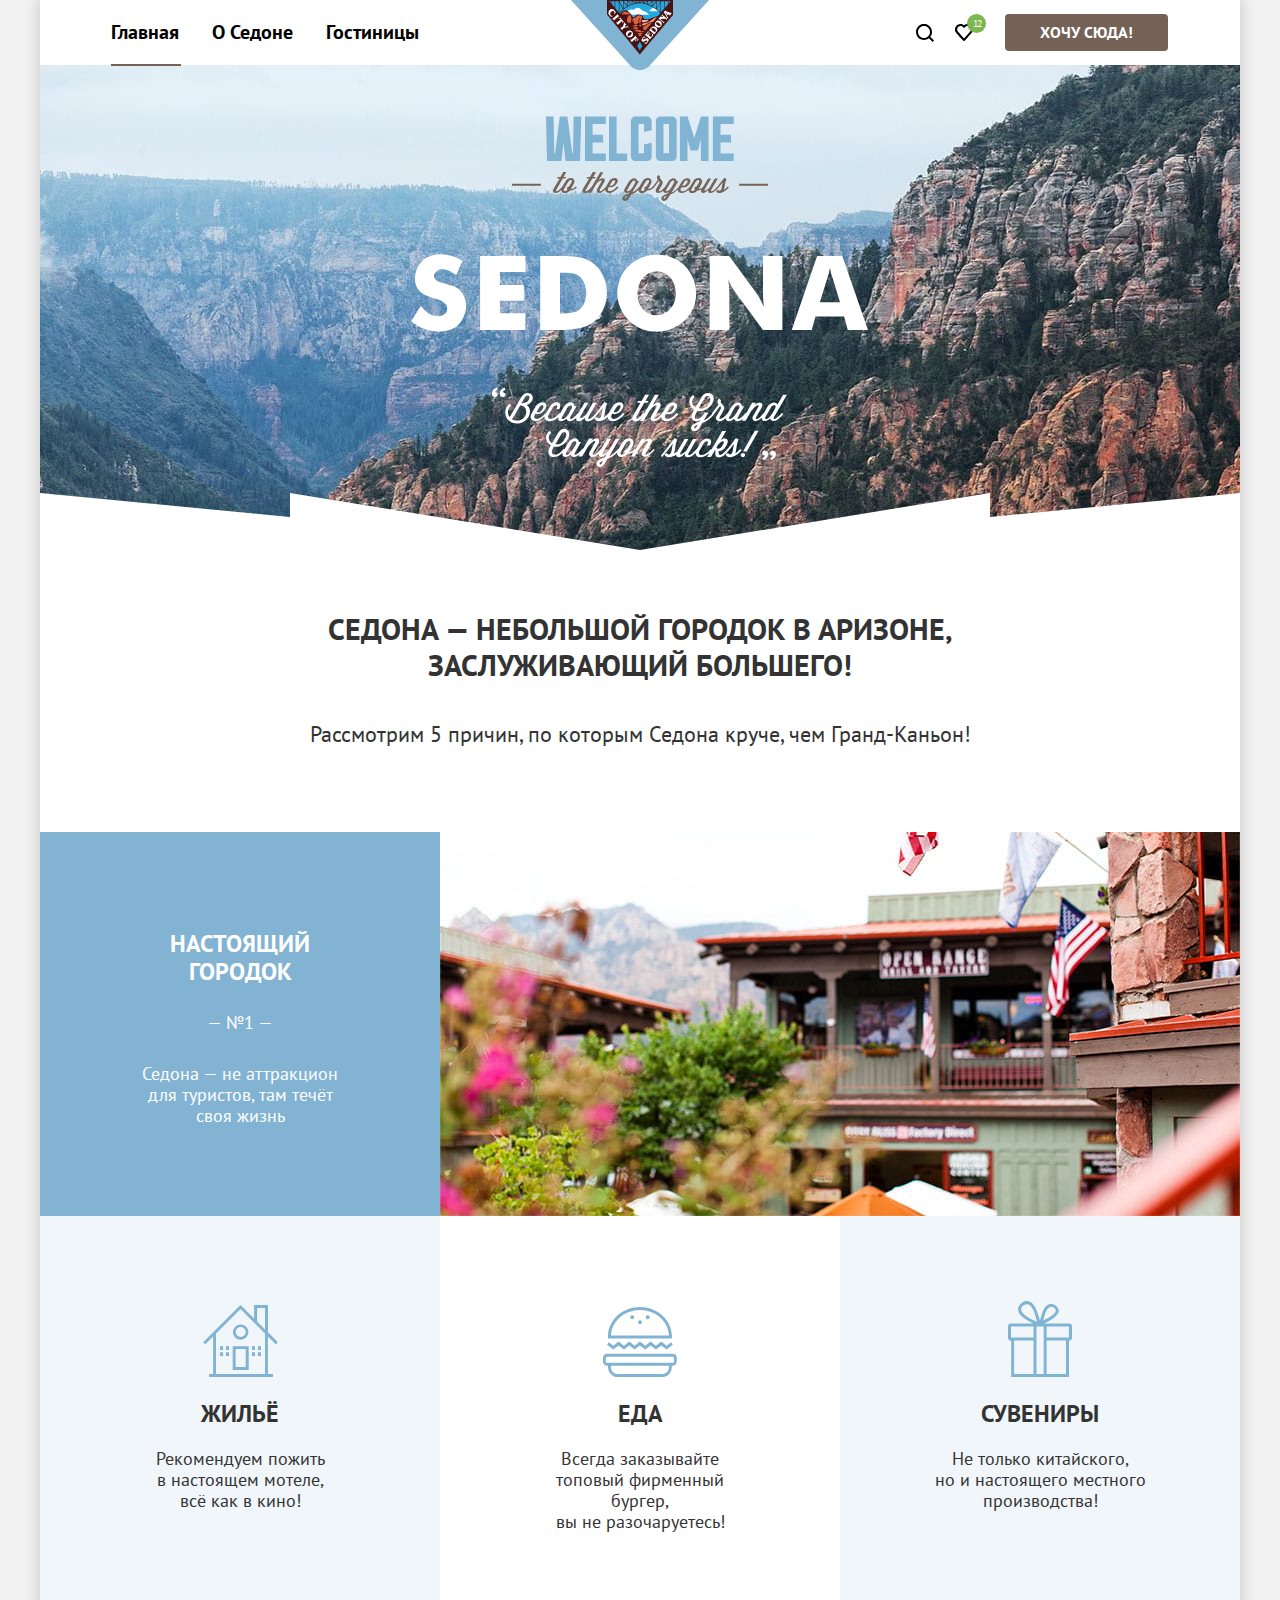
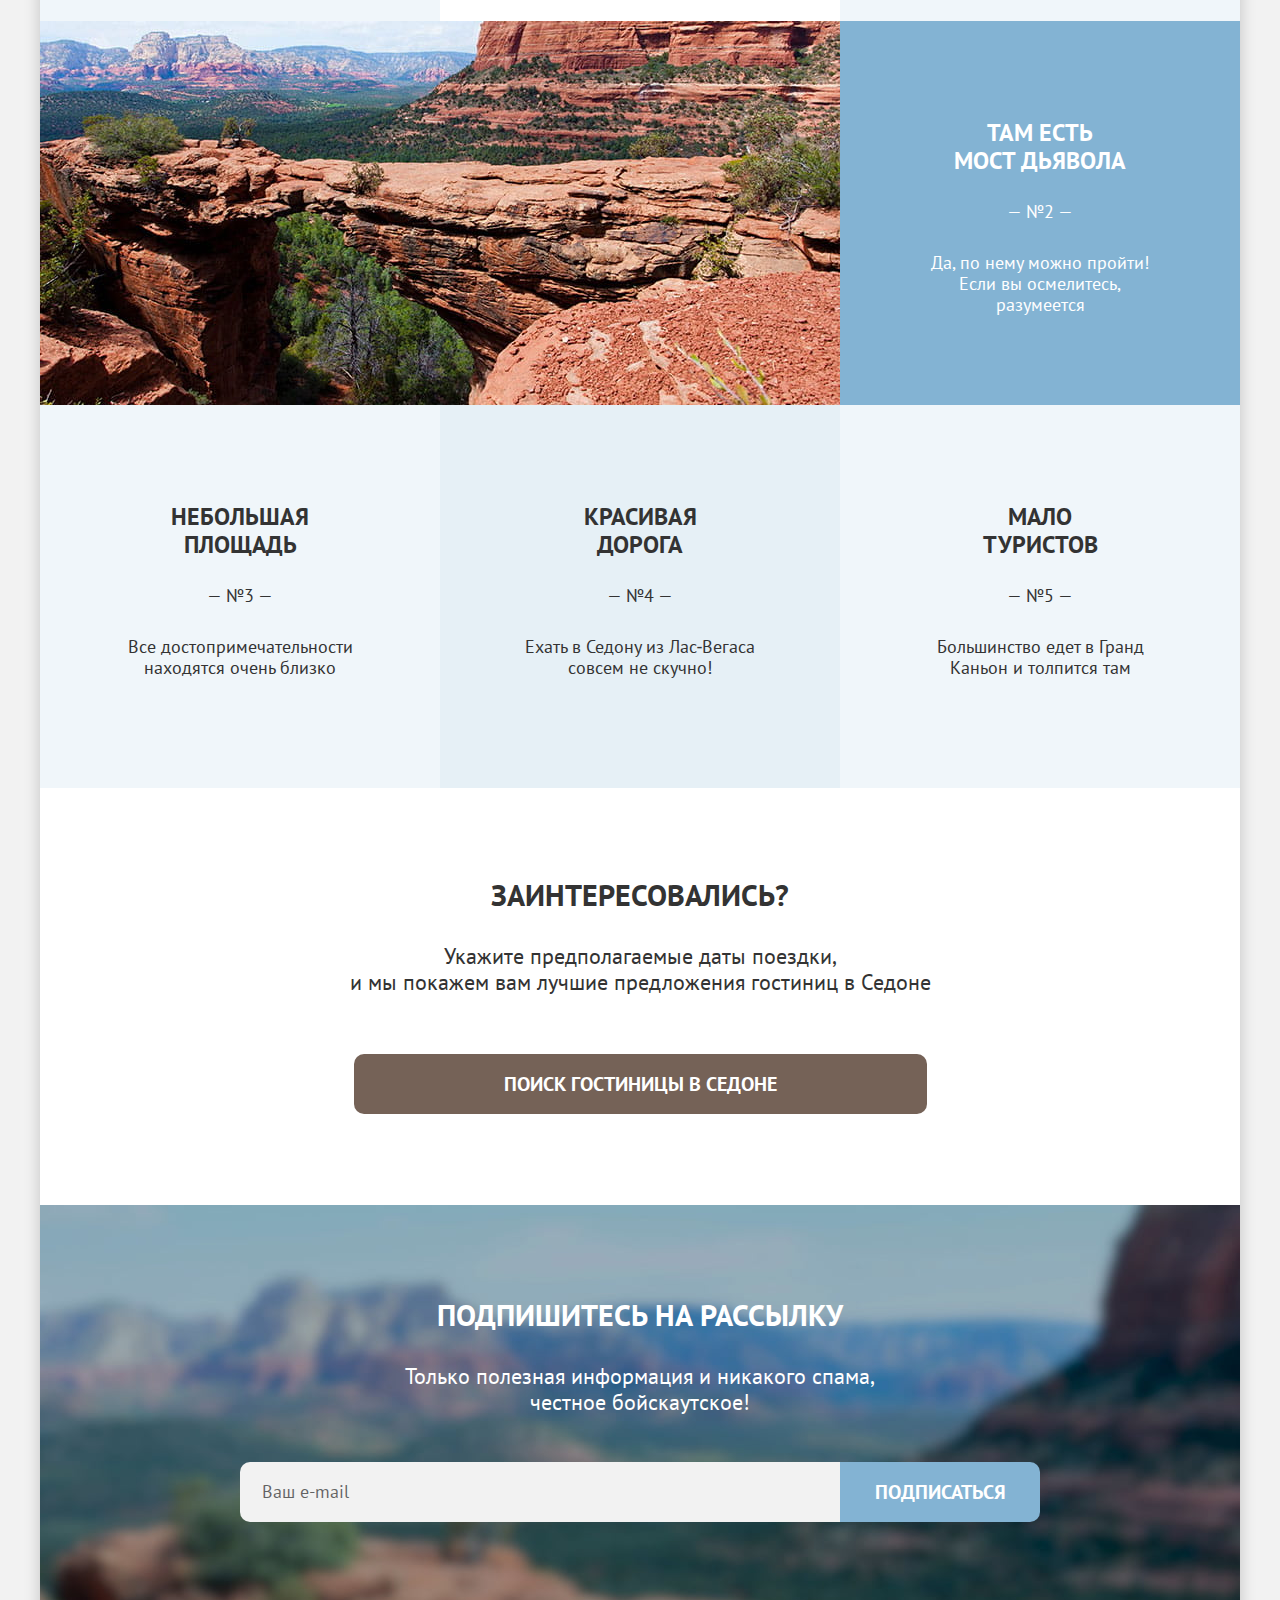
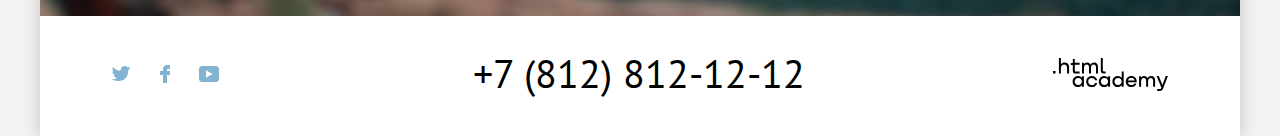
<file: index.html>
<!DOCTYPE html>
<html lang="ru">
  <head>
    <meta charset="utf-8">
    <meta name="viewport" content="width=device-width, initial-scale=1.0">
    <title>Добро пожаловать в Седону!</title>
    <link rel="stylesheet" href="css/styles.css">
    <link rel="icon" href="favicon.ico">
    <link rel="icon" type="image/png" sizes="32x32" href="img/favicon-32x32.png">
  </head>
  <body>
    <div class="container">
      <header class="main-header">
        <nav class="nav">
          <ul class="nav-list">
            <li class="nav-item">
              <a class="nav-link nav-link-current">Главная</a>
            </li>
            <li class="nav-item">
              <a class="nav-link" href="#">О Седоне</a>
            </li>
            <li class="nav-item">
              <a class="nav-link" href="catalog.html">Гостиницы</a>
            </li>
          </ul>
          <a class="nav-logo">
            <img class="main-header-logo" alt="Логотип города Седона." src="img/logo.svg" width="138" height="70">
          </a>
          <ul class="nav-list nav-user">
            <li class="nav-item">
              <a class="nav-link" href="#">
                <svg width="18" height="18" viewBox="0 0 18 18" xmlns="http://www.w3.org/2000/svg">
                  <path d="m18 16.5-3.7-3.7c1-1.3 1.7-3 1.7-4.9 0-4.4-3.6-8-8-8S0 3.6 0 8c0 4.4 3.6 8 8 8 1.8 0 3.5-.6 4.9-1.7l3.7 3.7 1.4-1.5ZM8 14c-3.3 0-6-2.7-6-6s2.7-6 6-6 6 2.7 6 6-2.7 6-6 6Z"/>
                </svg>
                <span class="visually-hidden">Поиск</span>
              </a>
            </li>
            <li class="nav-item fav">
              <a class="nav-link favourite-link" href="#">
                <svg width="18" height="17" viewBox="0 0 18 17" xmlns="http://www.w3.org/2000/svg">
                  <path d="M8.9 17a.9.9 0 0 1-.8-.4c-5.4-6.1-6.7-7.5-7-7.9A5.4 5.4 0 0 1 5.5 0C6.8 0 8 .5 9 1.3a5.46 5.46 0 0 1 9 4.1c0 1.3-.5 2.5-1.3 3.4l-7 7.9c-.2.2-.4.3-.8.3Zm-6-9.5c.3.4 3.5 4 6.1 6.9l6.2-7c.5-.5.7-1.2.7-2 0-1.8-1.5-3.3-3.3-3.3-1 0-2 .5-2.7 1.3-.3.3-.6.4-.9.4-.3 0-.6-.2-.8-.4-.7-.8-1.7-1.3-2.7-1.3-1.8 0-3.3 1.5-3.3 3.3-.1.9.3 1.6.7 2.1-.1 0-.1 0 0 0Z"/>
                </svg>
                <span class="favourite-number">12</span>
                <span class="visually-hidden">Избранное</span>
              </a>
              <!-- ↓ Для просмотра поповера добавьте этому диву класс popover-open ↓ -->
              <div class="popover popover-favourite">
                <div class="popover-content">
                  <h2 class="visually-hidden">Избранное</h2>
                  <ul class="favourite-items-list">
                    <li class="favourite-item">
                      <a class="favourite-link" href="#">
                        <img src="img/content/desert-quail-inn-prev.jpg" alt="Desert Quail Inn." width="48" height="48" class="hotel-img-preview">
                        <p class="favourite-hotel-name">Desert Quail Inn</p>
                        <span class="favourite-hotel-type">Мотель</span>
                      </a>
                      <button class="delete-button" type="button">
                        <span class="visually-hidden">Удалить из избранного</span>
                      </button>
                    </li>
                    <li class="favourite-item">
                      <a class="favourite-link" href="#">
                        <img src="img/content/villas-poko-diablo-prev.jpg" alt="Villas at Poco Diablo." width="48" height="48" class="hotel-img-preview">
                        <p class="favourite-hotel-name">Villas at Poco Diablo</p>
                        <span class="favourite-hotel-type">Апартаменты</span>
                      </a>
                      <button class="delete-button" type="button">
                        <span class="visually-hidden">Удалить из избранного</span>
                      </button>
                    </li>
                  </ul>
                  <a class="popover-button" href="#">Все избранные</a>
                </div>
              </div>
            </li>
          </ul>
          <a class="button" href="#">Хочу сюда!</a>
        </nav>
      </header>
      <main class="main-container main-index">
        <section class="welcome">
          <div class="welcome-container">
            <img class="welcome-pic" src="img/welcome-text.svg" alt="Живописный каньон Седоны." width="458" height="352">
          </div>
          <div class="welcome-slogan">
            <h1 class="welcome-title">Седона — небольшой городок в Аризоне, заслуживающий большего!</h1>
            <p class="welcome-description">Рассмотрим 5 причин, по которым Седона круче, чем Гранд-Каньон!</p>
          </div>
        </section>
        <section class="advantages">
          <h2 class="visually-hidden">Преимущества города Седона</h2>
          <ol class="advantages-list">
            <li class="advantages-item">
              <div class="advantages-town">
                <div class="advantages-container">
                  <h3 class="advantages-title">Настоящий<br>городок</h3>
                  <p class="advantages-description">— №1 —</p>
                  <p class="advantages-description">Седона — не аттракцион для туристов, там течёт своя жизнь</p>
                </div>
                <img class="advantages-pic" src="img/sedona-streets.jpg" width="800" height="384" alt="Маленькие уютные домики города Седона.">
              </div>
              <ul class="advantages-sublist">
                <li class="advantages-house">
                  <h4 class="advantages-subtitle">Жильё</h4>
                  <p class="advantages-subdescription">Рекомендуем пожить в&nbsp;настоящем мотеле,<br>всё как в&nbsp;кино!</p>
                </li>
                <li class="advantages-food">
                  <h4 class="advantages-subtitle">Еда</h4>
                  <p class="advantages-subdescription">Всегда заказывайте<br>
                    топовый фирменный бургер,<br>вы не&nbsp;разочаруетесь!</p>
                </li>
                <li class="advantages-souvenir">
                  <h4 class="advantages-subtitle">Сувениры</h4>
                  <p class="advantages-subdescription">Не только китайского, но&nbsp;и&nbsp;настоящего местного производства!</p>
                </li>
              </ul>
            </li>
            <li class="advantages-item advantages-bridge">
              <img class="advantages-pic" src="img/devils-bridge.jpg" width="800" height="384" alt="Мост Дьявола - главная достопримечательность Седоны.">
                <div class="advantages-container">
                  <h3 class="advantages-title">Там есть<br>мост дьявола</h3>
                  <p class="advantages-description">— №2 —</p>
                  <p class="advantages-description">Да, по нему можно пройти! Если вы осмелитесь, разумеется</p>
                </div>
            </li>
            <li class="advantages-territory">
              <h3 class="advantages-title">Небольшая<br>площадь</h3>
              <p class="advantages-description">— №3 —</p>
              <p class="advantages-description">Все достопримечательности находятся очень близко</p>
            </li>
            <li class="advantages-road">
              <h3 class="advantages-title">Красивая<br>дорога</h3>
              <p class="advantages-description">— №4 —</p>
              <p class="advantages-description">Ехать в Седону из&nbsp;Лас&#8209;Вегаса совсем не скучно!</p>
            </li>
            <li class="advantages-tourists">
              <h3 class="advantages-title">Мало<br>туристов</h3>
              <p class="advantages-description">— №5 —</p>
              <p class="advantages-description">Большинство едет в Гранд Каньон и толпится там</p>
            </li>
          </ol>
        </section>
        <section class="search">
          <h2 class="visually-hidden">Поиск гостиницы в Седоне</h2>
          <p class="search-lead">Заинтересовались?</p>
          <p class="search-description">Укажите предполагаемые даты поездки,<br>и мы покажем вам лучшие предложения гостиниц в Седоне</p>
          <a class="button button-search" href="#">Поиск гостиницы в Седоне</a>
        </section>
        <section class="subscribe">
          <h2 class="subscribe-title">Подпишитесь на рассылку</h2>
          <p class="subscribe-description">Только полезная информация и никакого спама,<br>честное бойскаутское!</p>
          <form class="subscribe-form" action="https://echo.htmlacademy.ru/" method="post">
            <label class="visually-hidden" for="subscribe-email">Email</label>
            <!-- ↓ Для ошибки присвойте этому input класс error ↓ -->
            <input class="field" placeholder="Ваш e-mail" type="email" name="subscribe-email" id="subscribe-email" required>
            <button class="button-secondary" type="submit">Подписаться</button>
          </form>
        </section>
      </main>
      <footer class="main-footer">
        <section class="footer-social">
          <h2 class="visually-hidden">Наши страницы в соцсетях</h2>
          <ul class="footer-social-list">
            <li class="footer-social-item">
              <a class="social-button" href="https://twitter.com/htmlacademy_ru">
                <svg width="18" height="15" viewBox="0 0 18 15" xmlns="http://www.w3.org/2000/svg">
                  <path d="M11.6.2c1.8-.5 3.2.3 3.8 1.2.7-.2 1.4-.5 2.1-.7 0 .9-.6 1.5-.9 1.8.7.1 1.4-.6 1.4-.6-.2 1-1.1 1.8-1.7 2C16.1 10.7 13 15.1 5.7 15h-.5c-.4 0-4.4-.5-5.2-1.9 2.4.2 4.1-.4 5-1.2-1-.3-2.9-.4-3.2-2.9.4.1.6.2 1.3.1C1.8 8.3.4 7.5.5 5.3c.3.3 1.1.5 1.4.5C1.1 5.6-.2 2.5.9.9c1.9 1.9 4 3.6 7.6 3.8C8.7 2.3 9.7.8 11.6.2Z"/>
                </svg>
                <span class="visually-hidden">Twitter</span>
              </a>
            </li>
            <li class="footer-social-item">
              <a class="social-button" href="https://www.facebook.com/htmlacademy">
                <svg width="10" height="18" viewBox="0 0 10 18" xmlns="http://www.w3.org/2000/svg">
                  <path d="M7 0C4.8 0 3 1.8 3 4v2H0v4h3v8h4v-8h3V6H7V4h3V0H7Z"/>
                </svg>
                <span class="visually-hidden">Facebook</span>
              </a>
            </li>
            <li class="footer-social-item">
              <a class="social-button" href="https://www.youtube.com/c/HTMLAcademyRUS">
                <svg width="20" height="16" viewBox="0 0 20 16" xmlns="http://www.w3.org/2000/svg">
                  <path d="M17 0H2.9C1.2 0 0 1.5 0 3.2v9.5C0 14.5 1.2 16 2.9 16h14.3c1.5 0 2.9-1.5 2.9-3.2V3.2C19.9 1.5 18.7 0 17 0ZM7 11.8V4.2L13.7 8 7 11.8Z"/>
                </svg>
                <span class="visually-hidden">YouTube</span>
              </a>
            </li>
          </ul>
        </section>
        <section class="footer-contacts">
          <h2 class="visually-hidden">Контакты</h2>
          <a class="footer-contacts-phone" href="tel:+78128121212">+7 (812) 812-12-12</a>
        </section>
        <section class="footer-copyright">
          <h2 class="visually-hidden">Разработка сайта</h2>
          <a class="footer-copyright-link" href="https://htmlacademy.ru/">
            <svg width="115" height="34" viewBox="0 0 115 34" role="img" aria-label="Логотип HTML Academy" xmlns="http://www.w3.org/2000/svg">
              <path d="M0 12.9v2.6h2.5v-2.6H0ZM11.6 4.5c-1.6 0-2.8.7-3.6 1.7h-.1V0h-2v15.5h2v-5.3c0-2.1 1.3-3.6 3.3-3.6 1.8 0 2.9 1.4 2.9 3.2v5.7h2V9.4c.1-3-1.8-4.9-4.5-4.9ZM26.6 4.8h-4.8V1.1h-2v3.8h-1.9v2h1.9v6c0 1.7 1 2.7 2.7 2.7h4.1v-2h-3.7c-.7 0-1.1-.4-1.1-1.1V6.8h4.8v-2ZM41.1 4.6c-1.6 0-2.9.8-3.5 2.1h-.1c-.6-1.2-1.8-2.1-3.4-2.1-1.4 0-2.5.8-3.1 1.8h-.1V4.8H29v10.6h2V10c0-2 1-3.5 2.6-3.5 1.5 0 2.4 1 2.4 2.6v6.3h2V9.8c0-2.4 1.4-3.3 2.6-3.3 1.5 0 2.4 1 2.4 2.6v6.3h2V8.9c.1-2.5-1.4-4.3-3.9-4.3ZM47.8 12.7c0 1.7 1 2.7 2.8 2.7h2v-2h-1.7c-.7 0-1.1-.4-1.1-1.1V0h-2v12.7ZM28.9 19.7c-.9-1.1-2.2-1.8-3.9-1.8-3.1 0-5.4 2.3-5.4 5.6s2.3 5.6 5.4 5.6c1.8 0 3-.8 3.8-1.9h.1v1.6h2V18.2h-2v1.5Zm-3.6 7.4c-2.2 0-3.6-1.6-3.6-3.6s1.4-3.6 3.6-3.6 3.6 1.6 3.6 3.6c0 1.9-1.4 3.6-3.6 3.6ZM44.2 22c-.5-2.4-2.6-4.1-5.4-4.1a5.4 5.4 0 0 0-5.6 5.6c0 3.1 2.2 5.6 5.6 5.6 2.8 0 4.9-1.8 5.4-4.2h-2.1a3.4 3.4 0 0 1-3.3 2.3c-2.2 0-3.6-1.6-3.6-3.6s1.4-3.6 3.6-3.6c1.6 0 2.8 1 3.3 2.2h2.1V22ZM55.1 19.7c-.9-1.1-2.2-1.8-3.9-1.8-3.1 0-5.4 2.3-5.4 5.6s2.3 5.6 5.4 5.6c1.8 0 3-.8 3.8-1.9h.1v1.6h2V18.2h-2v1.5Zm-3.6 7.4c-2.2 0-3.6-1.6-3.6-3.6s1.4-3.6 3.6-3.6 3.6 1.6 3.6 3.6c0 1.9-1.5 3.6-3.6 3.6ZM68.7 19.8c-.9-1.1-2.2-1.9-3.9-1.9-3.1 0-5.4 2.3-5.4 5.6s2.2 5.6 5.4 5.6c1.7 0 3-.8 3.8-1.8h.1v1.5h2V13.4h-2v6.4Zm-3.6 7.3c-2.2 0-3.6-1.6-3.6-3.6s1.4-3.6 3.6-3.6 3.6 1.6 3.6 3.6c-.1 2-1.5 3.6-3.6 3.6ZM78.3 17.9c-3.3 0-5.5 2.5-5.5 5.6 0 3 2.1 5.6 5.5 5.6 2.5 0 4.5-1.3 5.2-3.6h-2.1c-.5 1-1.6 1.6-3 1.6-1.9 0-3.3-1.3-3.4-2.9h8.8c.2-3.6-2-6.3-5.5-6.3Zm0 1.9c1.7 0 3 1 3.3 2.6h-6.5c.3-1.5 1.5-2.6 3.2-2.6ZM98.2 17.9c-1.6 0-2.9.8-3.6 2h-.1c-.6-1.2-1.8-2-3.4-2-1.4 0-2.5.7-3.1 1.8v-1.5h-1.9v10.6h2v-5.4c0-2 1-3.4 2.6-3.5 1.5 0 2.4 1 2.4 2.6v6.3h2v-5.6c0-2.4 1.4-3.3 2.6-3.3 1.5 0 2.4 1 2.4 2.6v6.3h2v-6.5c.1-2.6-1.4-4.4-3.9-4.4ZM109.4 27l-3.6-8.9h-2.2l4.8 11.6c-.3.9-.7 1.2-1.7 1.2h-2.5v2h2.5c1.8 0 2.8-.8 3.5-2.6l4.7-12.2h-2.1l-3.4 8.9Z"/>
            </svg>
            <span class="visually-hidden">Сделано в HTML Academy</span>
          </a>
        </section>
      </footer>
    </div>
    <!-- ↓ Для появления модального окна уберите класс modal-container-close ↓ -->
    <div class="modal-container modal-container-close">
      <div class="modal modal-search">
        <button class="modal-close-button" type="button">
          <svg width="13" height="13" viewBox="0 0 13 13" xmlns="http://www.w3.org/2000/svg">
            <path d="M13 1.2 11.8 0 6.5 5.3 1.2 0 0 1.2l5.3 5.3L0 11.8 1.2 13l5.3-5.3 5.3 5.3 1.2-1.2-5.3-5.3L13 1.2Z"/>
          </svg>
          <span class="visually-hidden">Закрыть</span>
        </button>
        <section class="modal-content">
          <h2 class="modal-title">Поиск гостиницы в Седоне</h2>
          <form class="search-form" action="https://echo.htmlacademy.ru/" method="post">
            <div class="search-form-container search-arrival">
              <label class="search-form-label" for="arrival-date">Дата заезда:</label>
              <div class="search-put-in">
                <span class="search-input-container">
                  <input class="search-form-input" type="text" id="arrival-date" name="arrival-date" value="27 апреля 2020" placeholder="Укажите дату" required>
                </span>
                <!-- ↓ Для ошибки присвойте этому p класс error ↓ -->
                <p class="search-form-note error">Мы не можем отправить вас в прошлое.</p>
              </div>
            </div>
            <div class="search-form-container search-departure">
              <label class="search-form-label" for="departure-date">Дата выезда:</label>
              <div class="search-put-in">
                <span class="search-input-container">
                  <input class="search-form-input" type="text" id="departure-date" name="departure-date" value="1 сентября 2021" placeholder="Укажите дату" required>
                </span>
                <p class="search-form-note">На эти даты есть свободные номера. Пока есть.</p>
              </div>
            </div>
            <div class="search-form-container search-people">
              <div class="search-form-container search-adults">
                <label class="search-form-label" for="adults-quantity">Взрослые:</label>
                <div class="search-put-in">
                  <button class="search-button-minus" type="button">
                    <span class="visually-hidden">Уменьшить</span>
                  </button>
                  <input class="search-form-input" type="number" id="adults-quantity" name="adults-quantity" placeholder="2" value="2" required>
                  <button class="search-button-plus" type="button">
                    <span class="visually-hidden">Увеличить</span>
                  </button>
                </div>
              </div>
              <div class="search-form-container search-kids">
                <label class="search-form-label" for="kids-quantity">Дети:
                  <span class="quantity-tooltip"></span>
                </label>
                <div class="popover-kids-tooltip">
                  <p>Укажите количество детей, которые будут с вами, возраст которых от 6 до 18 лет. Дети до 6 лет размещаются бесплатно.</p>
                </div>
                <div class="search-put-in">
                  <button class="search-button-minus" type="button">
                    <span class="visually-hidden">Уменьшить</span>
                  </button>
                  <input class="search-form-input" type="number" id="kids-quantity" name="kids-quantity" placeholder="1" value="1" required>
                  <button class="search-button-plus" type="button">
                    <span class="visually-hidden">Увеличить</span>
                  </button>
                </div>
              </div>
            </div>
            <button class="search-form-button" type="submit">Найти</button>
          </form>
        </section>
      </div>
    </div>
  </body>
</html>
</file>
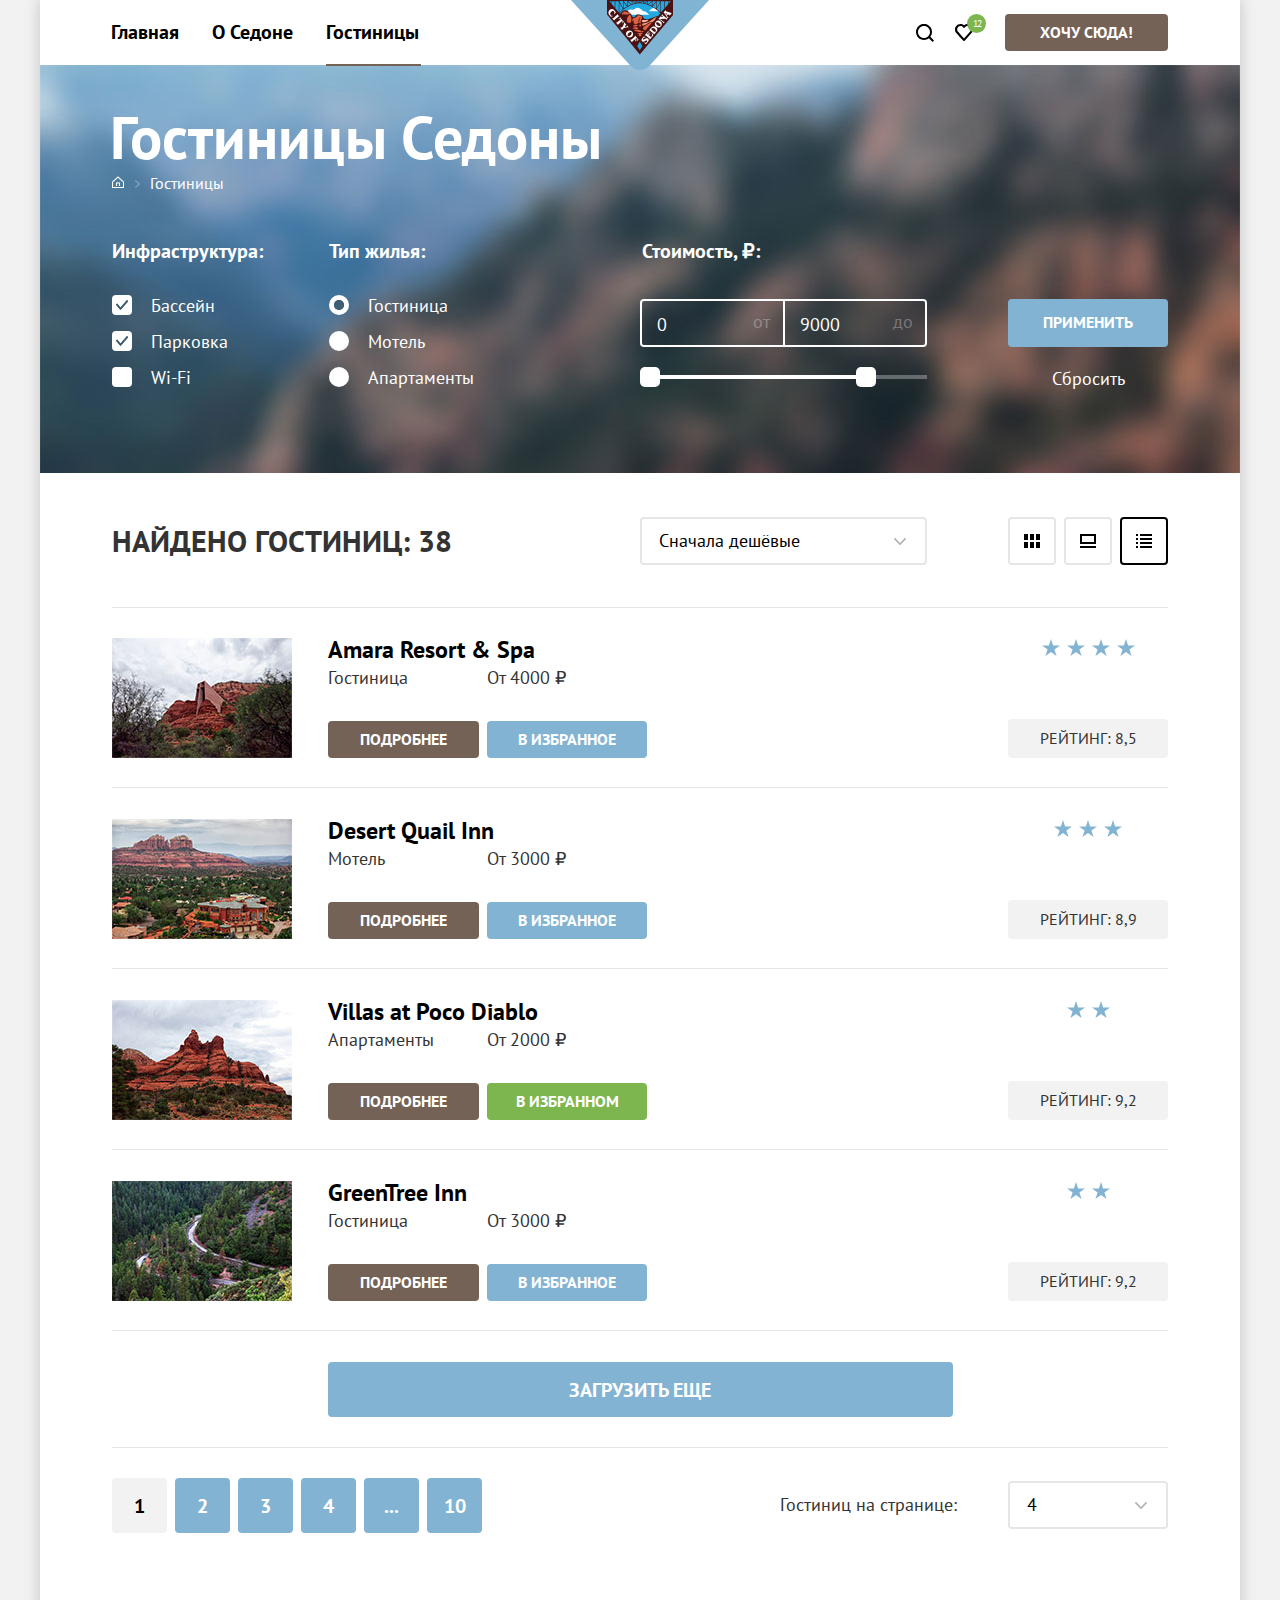
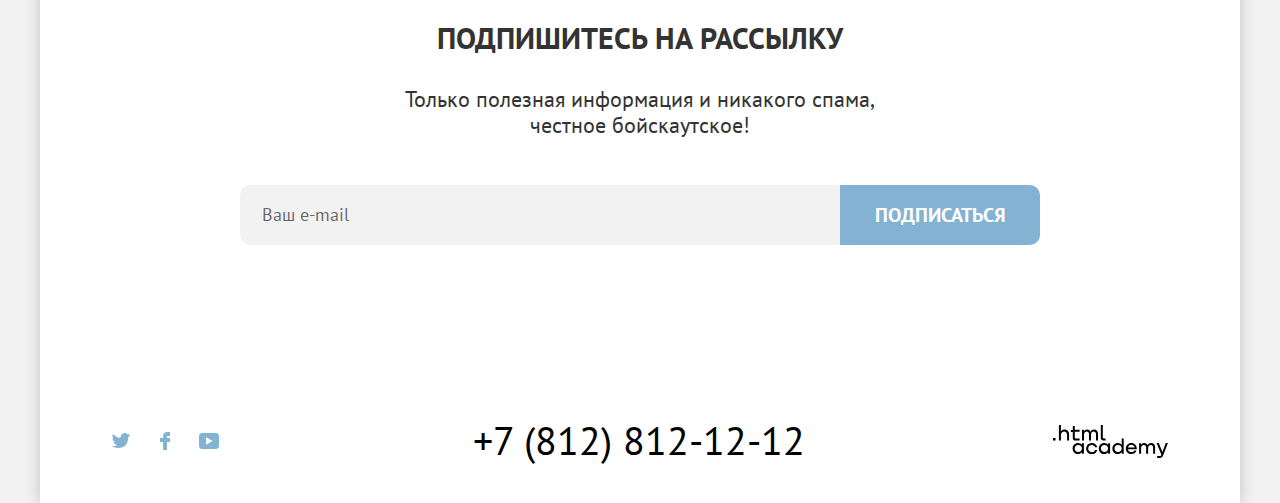
<file: catalog.html>
<!DOCTYPE html>
<html lang="en">
  <head>
    <meta charset="UTF-8">
    <meta name="viewport" content="width=device-width, initial-scale=1.0">
    <title>Гостиницы Седоны</title>
    <link rel="stylesheet" href="css/styles.css">
    <link rel="icon" href="favicon.ico">
    <link rel="icon" type="image/png" sizes="32x32" href="img/favicon-32x32.png">
  </head>
  <body>
    <div class="container">
      <header class="main-header">
        <nav class="nav">
          <ul class="nav-list">
            <li class="nav-item">
              <a class="nav-link" href="index.html">Главная</a>
            </li>
            <li class="nav-item">
              <a class="nav-link" href="#">О Седоне</a>
            </li>
            <li class="nav-item">
              <a class="nav-link nav-link-current">Гостиницы</a>
            </li>
          </ul>
          <a class="nav-logo">
            <img class="main-header-logo" alt="Логотип города Седона." src="img/logo.svg" width="138" height="70">
          </a>
          <ul class="nav-list nav-user">
            <li class="nav-item">
              <a class="nav-link" href="#">
                <svg width="18" height="18" viewBox="0 0 18 18" xmlns="http://www.w3.org/2000/svg">
                  <path d="m18 16.5-3.7-3.7c1-1.3 1.7-3 1.7-4.9 0-4.4-3.6-8-8-8S0 3.6 0 8c0 4.4 3.6 8 8 8 1.8 0 3.5-.6 4.9-1.7l3.7 3.7 1.4-1.5ZM8 14c-3.3 0-6-2.7-6-6s2.7-6 6-6 6 2.7 6 6-2.7 6-6 6Z"/>
                </svg>
                <span class="visually-hidden">Поиск</span>
              </a>
            </li>
            <li class="nav-item fav">
              <a class="nav-link favourite-link" href="#">
                <svg width="18" height="17" viewBox="0 0 18 17" xmlns="http://www.w3.org/2000/svg">
                  <path d="M8.9 17a.9.9 0 0 1-.8-.4c-5.4-6.1-6.7-7.5-7-7.9A5.4 5.4 0 0 1 5.5 0C6.8 0 8 .5 9 1.3a5.46 5.46 0 0 1 9 4.1c0 1.3-.5 2.5-1.3 3.4l-7 7.9c-.2.2-.4.3-.8.3Zm-6-9.5c.3.4 3.5 4 6.1 6.9l6.2-7c.5-.5.7-1.2.7-2 0-1.8-1.5-3.3-3.3-3.3-1 0-2 .5-2.7 1.3-.3.3-.6.4-.9.4-.3 0-.6-.2-.8-.4-.7-.8-1.7-1.3-2.7-1.3-1.8 0-3.3 1.5-3.3 3.3-.1.9.3 1.6.7 2.1-.1 0-.1 0 0 0Z"/>
                </svg>
                <span class="favourite-number">12</span>
                <span class="visually-hidden">Избранное</span>
              </a>
              <!-- ↓ Для просмотра поповера добавьте этому диву класс popover-open ↓ -->
              <div class="popover popover-favourite">
                <div class="popover-content">
                  <h2 class="visually-hidden">Избранное</h2>
                  <ul class="favourite-items-list">
                    <li class="favourite-item">
                      <a class="favourite-link" href="#">
                        <img src="img/content/desert-quail-inn-prev.jpg" alt="Desert Quail Inn." width="48" height="48" class="hotel-img-preview">
                        <p class="favourite-hotel-name">Desert Quail Inn</p>
                        <span class="favourite-hotel-type">Мотель</span>
                      </a>
                      <button class="delete-button" type="button">
                        <span class="visually-hidden">Удалить из избранного</span>
                      </button>
                    </li>
                    <li class="favourite-item">
                      <a class="favourite-link" href="#">
                        <img src="img/content/villas-poko-diablo-prev.jpg" alt="Villas at Poco Diablo." width="48" height="48" class="hotel-img-preview">
                        <p class="favourite-hotel-name">Villas at Poco Diablo</p>
                        <span class="favourite-hotel-type">Апартаменты</span>
                      </a>
                      <button class="delete-button" type="button">
                        <span class="visually-hidden">Удалить из избранного</span>
                      </button>
                    </li>
                  </ul>
                  <a class="popover-button" href="#">Все избранные</a>
                </div>
              </div>
            </li>
          </ul>
          <a class="button" href="#">Хочу сюда!</a>
        </nav>
      </header>
      <main class="main-container main-catalog">
        <div class="filter-container">
          <header class="inner-header">
            <h1 class="inner-header-title">Гостиницы Седоны</h1>
            <ul class="breadcrumbs">
              <li class="breadcrumbs-item">
                <a class="breadcrumbs-link breadcrumbs-home" href="index.html">
                  <span class="visually-hidden">Главная</span>
                </a>
              </li>
              <li class="breadcrumbs-item">
                <a class="breadcrumbs-link breadcrumbs-current">Гостиницы</a>
              </li>
            </ul>
          </header>
          <section class="catalog-filter">
            <h2 class="visually-hidden">Фильтры для подбора жилья</h2>
            <form class="filter-form" action="https://echo.htmlacademy.ru/" method="get">
              <fieldset class="filter-form-group fieldset-facilities">
                <legend class="filter-form-title">Инфраструктура:</legend>
                <ul class="filter-form-list">
                  <li class="filter-form-item">
                    <label class="control">
                      <input class="visually-hidden control-input" type="checkbox" name="pool" checked>
                      <span class="control-mark"></span>
                      <span class="control-label">Бассейн</span>
                    </label>
                  </li>
                  <li class="filter-form-item">
                    <label class="control">
                      <input class="visually-hidden control-input" type="checkbox" name="parking" checked>
                      <span class="control-mark"></span>
                      <span class="control-label">Парковка</span>
                    </label>
                  </li>
                  <li class="filter-form-item">
                    <label class="control">
                      <input class="visually-hidden control-input" type="checkbox" name="wi-fi">
                      <span class="control-mark"></span>
                      <span class="control-label">Wi-Fi</span>
                    </label>
                  </li>
                </ul>
              </fieldset>
              <fieldset class="filter-form-group fieldset-hometype">
                <legend class="filter-form-title">Тип жилья:</legend>
                <ul class="filter-form-list">
                  <li class="filter-form-item">
                    <label class="control">
                      <input class="visually-hidden control-input" type="radio" name="house-type" value="hotel" checked>
                      <span class="control-mark"></span>
                      <span class="control-label">Гостиница</span>
                    </label>
                  </li>
                  <li class="filter-form-item">
                    <label class="control">
                      <input class="visually-hidden control-input" type="radio" name="house-type" value="motel">
                      <span class="control-mark"></span>
                      <span class="control-label">Мотель</span>
                    </label>
                  </li>
                  <li class="filter-form-item">
                    <label class="control">
                      <input class="visually-hidden control-input" type="radio" name="house-type" value="apartments">
                      <span class="control-mark"></span>
                      <span class="control-label">Апартаменты</span>
                    </label>
                  </li>
                </ul>
              </fieldset>
              <fieldset class="filter-form-group fieldset-range">
                <legend class="filter-form-title">Стоимость, ₽:</legend>
                <div class="range">
                  <div class="range-wrapper-inputs">
                    <div class="range-price-wrapper">
                      <label class="filter-form-label" for="min-price">от</label>
                      <input class="filter-form-input input-min-price" type="number" id="min-price" name="min-price" value="0">
                    </div>
                    <div class="range-price-wrapper">
                      <label class="filter-form-label" for="max-price">до</label>
                      <input class="filter-form-input input-max-price" type="number" id="max-price" name="max-price" value="9000">
                    </div>
                  </div>
                  <div class="range-scale">
                    <div class="range-bar">
                      <button class="range-toggle toggle-min" type="button">
                        <span class="visually-hidden">Изменить минимальную цену</span>
                      </button>
                      <button class="range-toggle toggle-max" type="button">
                        <span class="visually-hidden">Изменить максимальную цену</span>
                      </button>
                    </div>
                  </div>
                </div>
              </fieldset>
              <div class="button-container">
                <button class="filter-button" type="submit">Применить</button>
                <button class="reset-button" type="reset">Сбросить</button>
              </div>
            </form>
          </section>
        </div>
        <section class="filter-results">
          <h2 class="visually-hidden">Гостиницы с сортировкой</h2>
          <div class="sorting-container">
            <p class="results-text">Найдено гостиниц: 38</p>
            <form class="sorting-form">
              <label class="visually-hidden" for="sorting">Сортировка</label>
              <div class="select">
                <select class="select-control" id="sorting" name="sorting">
                  <option value="cheap">Сначала дешёвые</option>
                  <option value="expensive">Сначала дорогие</option>
                  <option value="recommended">Сначала рекомендуемые</option>
                </select>
              </div>
              <button tabindex="-1" class="visually-hidden" type="submit">Отсортировать гостиницы</button>
            </form>
            <a href="#" class="viewtype-button">
              <svg width="16" height="14" viewBox="0 0 16 14" xmlns="http://www.w3.org/2000/svg">
                <path d="M4 0H0v6h4V0ZM16 0h-4v6h4V0ZM10 0H6v6h4V0ZM4 8H0v6h4V8ZM16 8h-4v6h4V8ZM10 8H6v6h4V8Z"/>
              </svg>
              <span class="visually-hidden">Отображать карточки</span>
            </a>
            <a href="#" class="viewtype-button">
              <svg width="16" height="14" viewBox="0 0 16 14" xmlns="http://www.w3.org/2000/svg">
                <path d="M16 12H0v2h16v-2ZM14 2v6H2V2h12Zm2-2H0v10h16V0Z"/>
              </svg>
              <span class="visually-hidden">Отображать крупный список</span>
            </a>
            <a class="viewtype-button viewtype-button-current">
              <svg width="16" height="14" viewBox="0 0 16 14" xmlns="http://www.w3.org/2000/svg">
                <path d="M2 0H0v2h2V0ZM16 0H4v2h12V0ZM2 4H0v2h2V4ZM16 4H4v2h12V4ZM2 8H0v2h2V8ZM16 8H4v2h12V8ZM2 12H0v2h2v-2ZM16 12H4v2h12v-2Z"/>
              </svg>
              <span class="visually-hidden">Отображать мелкий список</span>
            </a>
          </div>
          <article class="hotel-card">
            <a class="hotel-img-link" href="#"><img class="hotel-img" src="img/content/amara-resort-spa-mini.jpg" width="180" height="120" alt="Amara Resort & Spa."></a>
            <div class="hotel-container">
              <h3 class="hotel-title">
                <a class="hotel-title-link" href="#">Amara Resort & Spa</a>
              </h3>
              <span class="hotel-type">Гостиница</span>
              <b class="hotel-price">От 4000 ₽</b>
              <a class="button" href="#">Подробнее</a>
              <button class="button-secondary button-small" type="button">В избранное</button>
            </div>
            <div class="rating-container">
              <div class="hotel-star">
                <img class="hotel-star-pic" src="img/star-icon.svg" width="18" height="17" alt="Элемент рейтинга.">
                <img class="hotel-star-pic" src="img/star-icon.svg" width="18" height="17" alt="Элемент рейтинга.">
                <img class="hotel-star-pic" src="img/star-icon.svg" width="18" height="17" alt="Элемент рейтинга.">
                <img class="hotel-star-pic" src="img/star-icon.svg" width="18" height="17" alt="Элемент рейтинга.">
              </div>
              <span class="hotel-rating">Рейтинг: 8,5</span>
            </div>
          </article>
          <article class="hotel-card">
            <a class="hotel-img-link" href="#"><img class="hotel-img" src="img/content/desert-quail-inn-mini.jpg" width="180" height="120" alt="Desert Quail Inn"></a>
            <div class="hotel-container">
              <h3 class="hotel-title">
                <a class="hotel-title-link" href="#">Desert Quail Inn</a>
              </h3>
              <span class="hotel-type">Мотель</span>
              <b class="hotel-price">От 3000 ₽</b>
              <a class="button" href="#">Подробнее</a>
              <button class="button-secondary button-small" type="button">В избранное</button>
            </div>
            <div class="rating-container">
              <div class="hotel-star">
                <img class="hotel-star-pic" src="img/star-icon.svg" width="18" height="17" alt="Элемент рейтинга.">
                <img class="hotel-star-pic" src="img/star-icon.svg" width="18" height="17" alt="Элемент рейтинга.">
                <img class="hotel-star-pic" src="img/star-icon.svg" width="18" height="17" alt="Элемент рейтинга.">
              </div>
              <span class="hotel-rating">Рейтинг: 8,9</span>
            </div>
            </article>
          <article class="hotel-card">
            <a class="hotel-img-link" href="#"><img class="hotel-img" src="img/content/villas-poko-diablo-mini.jpg" width="180" height="120" alt="Villas at Poco Diablo"></a>
            <div class="hotel-container">
              <h3 class="hotel-title">
                <a class="hotel-title-link" href="#">Villas at Poco Diablo</a>
              </h3>
              <span class="hotel-type">Апартаменты</span>
              <b class="hotel-price">От 2000 ₽</b>
              <a class="button" href="#">Подробнее</a>
              <button class="button-secondary button-fav" type="button">В избранном</button>
            </div>
            <div class="rating-container">
              <div class="hotel-star">
                <img class="hotel-star-pic" src="img/star-icon.svg" width="18" height="17" alt="Элемент рейтинга.">
                <img class="hotel-star-pic" src="img/star-icon.svg" width="18" height="17" alt="Элемент рейтинга.">
              </div>
              <span class="hotel-rating">Рейтинг: 9,2</span>
            </div>
          </article>
          <article class="hotel-card">
            <a class="hotel-img-link" href="#"><img class="hotel-img" src="img/content/greentree-inn-mini.jpg" width="180" height="120" alt="Desert Quail Inn."></a>
            <div class="hotel-container">
              <h3 class="hotel-title">
                <a class="hotel-title-link" href="#">GreenTree Inn</a>
              </h3>
              <span class="hotel-type">Гостиница</span>
              <b class="hotel-price">От 3000 ₽</b>
              <a class="button" href="#">Подробнее</a>
              <button class="button-secondary button-small" type="button">В избранное</button>
            </div>
            <div class="rating-container">
              <div class="hotel-star">
                <img class="hotel-star-pic" src="img/star-icon.svg" width="18" height="17" alt="Элемент рейтинга.">
                <img class="hotel-star-pic" src="img/star-icon.svg" width="18" height="17" alt="Элемент рейтинга.">
              </div>
              <span class="hotel-rating">Рейтинг: 9,2</span>
            </div>
          </article>
          <button class="button-secondary button-more" type="button">Загрузить еще</button>
          <div class="pagination-container">
            <ul class="pagination">
              <li class="pagination-item">
                <a class="button-secondary button-current">1</a>
              </li>
              <li class="pagination-item">
                <a class="button-secondary" href="#">2</a>
              </li>
              <li class="pagination-item">
                <a class="button-secondary" href="#">3</a>
              </li>
              <li class="pagination-item">
                <a class="button-secondary" href="#">4</a>
              </li>
              <li class="pagination-item">
                <a class="button-secondary" href="#">...</a>
              </li>
              <li class="pagination-item">
                <a class="button-secondary" href="#">10</a>
              </li>
            </ul>
            <form class="count-form">
              <label class="count-form-label" for="quantity">Гостиниц на странице:</label>
              <div class="select">
                <select class="select-control" id="quantity" name="quantity">
                  <option value="4">4</option>
                  <option value="10">10</option>
                  <option value="15">15</option>
                </select>
              </div>
              <button tabindex="-1" class="visually-hidden" type="submit">Отобразить гостиницы</button>
            </form>
          </div>
        </section>
        <section class="subscribe subscribe-inner">
          <h2 class="subscribe-title">Подпишитесь на рассылку</h2>
          <p class="subscribe-description">Только полезная информация и никакого спама,<br>честное бойскаутское!</p>
          <form class="subscribe-form" action="https://echo.htmlacademy.ru/" method="post">
            <label class="visually-hidden" for="subscribe-email">Email</label>
            <!-- Для ошибки присвойте класс error -->
            <input class="field" placeholder="Ваш e-mail" type="email" name="subscribe-email" id="subscribe-email" required>
            <button class="button-secondary" type="submit">Подписаться</button>
          </form>
        </section>
      </main>
      <footer class="main-footer">
        <section class="footer-social">
          <h2 class="visually-hidden">Наши страницы в соцсетях</h2>
          <ul class="footer-social-list">
            <li class="footer-social-item">
              <a class="social-button" href="https://twitter.com/htmlacademy_ru">
                <svg width="18" height="15" viewBox="0 0 18 15" xmlns="http://www.w3.org/2000/svg">
                  <path d="M11.6.2c1.8-.5 3.2.3 3.8 1.2.7-.2 1.4-.5 2.1-.7 0 .9-.6 1.5-.9 1.8.7.1 1.4-.6 1.4-.6-.2 1-1.1 1.8-1.7 2C16.1 10.7 13 15.1 5.7 15h-.5c-.4 0-4.4-.5-5.2-1.9 2.4.2 4.1-.4 5-1.2-1-.3-2.9-.4-3.2-2.9.4.1.6.2 1.3.1C1.8 8.3.4 7.5.5 5.3c.3.3 1.1.5 1.4.5C1.1 5.6-.2 2.5.9.9c1.9 1.9 4 3.6 7.6 3.8C8.7 2.3 9.7.8 11.6.2Z"/>
                </svg>
                <span class="visually-hidden">Twitter</span>
              </a>
            </li>
            <li class="footer-social-item">
              <a class="social-button" href="https://www.facebook.com/htmlacademy">
                <svg width="10" height="18" viewBox="0 0 10 18" xmlns="http://www.w3.org/2000/svg">
                  <path d="M7 0C4.8 0 3 1.8 3 4v2H0v4h3v8h4v-8h3V6H7V4h3V0H7Z"/>
                </svg>
                <span class="visually-hidden">Facebook</span>
              </a>
            </li>
            <li class="footer-social-item">
              <a class="social-button" href="https://www.youtube.com/c/HTMLAcademyRUS">
                <svg width="20" height="16" viewBox="0 0 20 16" xmlns="http://www.w3.org/2000/svg">
                  <path d="M17 0H2.9C1.2 0 0 1.5 0 3.2v9.5C0 14.5 1.2 16 2.9 16h14.3c1.5 0 2.9-1.5 2.9-3.2V3.2C19.9 1.5 18.7 0 17 0ZM7 11.8V4.2L13.7 8 7 11.8Z"/>
                </svg>
                <span class="visually-hidden">YouTube</span>
              </a>
            </li>
          </ul>
        </section>
        <section class="footer-contacts">
          <h2 class="visually-hidden">Контакты</h2>
          <a class="footer-contacts-phone" href="tel:+78128121212">+7 (812) 812-12-12</a>
        </section>
        <section class="footer-copyright">
          <h2 class="visually-hidden">Разработка сайта</h2>
          <a class="footer-copyright-link" href="https://htmlacademy.ru/">
            <svg width="115" height="34" viewBox="0 0 115 34" role="img" aria-label="Логотип HTML Academy" xmlns="http://www.w3.org/2000/svg">
              <path d="M0 12.9v2.6h2.5v-2.6H0ZM11.6 4.5c-1.6 0-2.8.7-3.6 1.7h-.1V0h-2v15.5h2v-5.3c0-2.1 1.3-3.6 3.3-3.6 1.8 0 2.9 1.4 2.9 3.2v5.7h2V9.4c.1-3-1.8-4.9-4.5-4.9ZM26.6 4.8h-4.8V1.1h-2v3.8h-1.9v2h1.9v6c0 1.7 1 2.7 2.7 2.7h4.1v-2h-3.7c-.7 0-1.1-.4-1.1-1.1V6.8h4.8v-2ZM41.1 4.6c-1.6 0-2.9.8-3.5 2.1h-.1c-.6-1.2-1.8-2.1-3.4-2.1-1.4 0-2.5.8-3.1 1.8h-.1V4.8H29v10.6h2V10c0-2 1-3.5 2.6-3.5 1.5 0 2.4 1 2.4 2.6v6.3h2V9.8c0-2.4 1.4-3.3 2.6-3.3 1.5 0 2.4 1 2.4 2.6v6.3h2V8.9c.1-2.5-1.4-4.3-3.9-4.3ZM47.8 12.7c0 1.7 1 2.7 2.8 2.7h2v-2h-1.7c-.7 0-1.1-.4-1.1-1.1V0h-2v12.7ZM28.9 19.7c-.9-1.1-2.2-1.8-3.9-1.8-3.1 0-5.4 2.3-5.4 5.6s2.3 5.6 5.4 5.6c1.8 0 3-.8 3.8-1.9h.1v1.6h2V18.2h-2v1.5Zm-3.6 7.4c-2.2 0-3.6-1.6-3.6-3.6s1.4-3.6 3.6-3.6 3.6 1.6 3.6 3.6c0 1.9-1.4 3.6-3.6 3.6ZM44.2 22c-.5-2.4-2.6-4.1-5.4-4.1a5.4 5.4 0 0 0-5.6 5.6c0 3.1 2.2 5.6 5.6 5.6 2.8 0 4.9-1.8 5.4-4.2h-2.1a3.4 3.4 0 0 1-3.3 2.3c-2.2 0-3.6-1.6-3.6-3.6s1.4-3.6 3.6-3.6c1.6 0 2.8 1 3.3 2.2h2.1V22ZM55.1 19.7c-.9-1.1-2.2-1.8-3.9-1.8-3.1 0-5.4 2.3-5.4 5.6s2.3 5.6 5.4 5.6c1.8 0 3-.8 3.8-1.9h.1v1.6h2V18.2h-2v1.5Zm-3.6 7.4c-2.2 0-3.6-1.6-3.6-3.6s1.4-3.6 3.6-3.6 3.6 1.6 3.6 3.6c0 1.9-1.5 3.6-3.6 3.6ZM68.7 19.8c-.9-1.1-2.2-1.9-3.9-1.9-3.1 0-5.4 2.3-5.4 5.6s2.2 5.6 5.4 5.6c1.7 0 3-.8 3.8-1.8h.1v1.5h2V13.4h-2v6.4Zm-3.6 7.3c-2.2 0-3.6-1.6-3.6-3.6s1.4-3.6 3.6-3.6 3.6 1.6 3.6 3.6c-.1 2-1.5 3.6-3.6 3.6ZM78.3 17.9c-3.3 0-5.5 2.5-5.5 5.6 0 3 2.1 5.6 5.5 5.6 2.5 0 4.5-1.3 5.2-3.6h-2.1c-.5 1-1.6 1.6-3 1.6-1.9 0-3.3-1.3-3.4-2.9h8.8c.2-3.6-2-6.3-5.5-6.3Zm0 1.9c1.7 0 3 1 3.3 2.6h-6.5c.3-1.5 1.5-2.6 3.2-2.6ZM98.2 17.9c-1.6 0-2.9.8-3.6 2h-.1c-.6-1.2-1.8-2-3.4-2-1.4 0-2.5.7-3.1 1.8v-1.5h-1.9v10.6h2v-5.4c0-2 1-3.4 2.6-3.5 1.5 0 2.4 1 2.4 2.6v6.3h2v-5.6c0-2.4 1.4-3.3 2.6-3.3 1.5 0 2.4 1 2.4 2.6v6.3h2v-6.5c.1-2.6-1.4-4.4-3.9-4.4ZM109.4 27l-3.6-8.9h-2.2l4.8 11.6c-.3.9-.7 1.2-1.7 1.2h-2.5v2h2.5c1.8 0 2.8-.8 3.5-2.6l4.7-12.2h-2.1l-3.4 8.9Z"/>
            </svg>
            <span class="visually-hidden">Сделано в HTML Academy</span>
          </a>
        </section>
      </footer>
    </div>
    <!-- ↓ Для появления модального окна уберите класс modal-container-close ↓ -->
    <div class="modal-container modal-container-close">
      <div class="modal modal-search">
        <button class="modal-close-button" type="button">
          <svg width="13" height="13" viewBox="0 0 13 13" xmlns="http://www.w3.org/2000/svg">
            <path d="M13 1.2 11.8 0 6.5 5.3 1.2 0 0 1.2l5.3 5.3L0 11.8 1.2 13l5.3-5.3 5.3 5.3 1.2-1.2-5.3-5.3L13 1.2Z"/>
          </svg>
          <span class="visually-hidden">Закрыть</span>
        </button>
        <section class="modal-content">
          <h2 class="modal-title">Поиск гостиницы в Седоне</h2>
          <form class="search-form" action="https://echo.htmlacademy.ru/" method="post">
            <div class="search-form-container search-arrival">
              <label class="search-form-label" for="arrival-date">Дата заезда:</label>
              <div class="search-put-in">
                <span class="search-input-container">
                  <input class="search-form-input" type="text" id="arrival-date" name="arrival-date" value="27 апреля 2020" placeholder="Укажите дату" required>
                </span>
                <!-- ↓ Для ошибки присвойте этому p класс error ↓ -->
                <p class="search-form-note error">Мы не можем отправить вас в прошлое.</p>
              </div>
            </div>
            <div class="search-form-container search-departure">
              <label class="search-form-label" for="departure-date">Дата выезда:</label>
              <div class="search-put-in">
                <span class="search-input-container">
                  <input class="search-form-input" type="text" id="departure-date" name="departure-date" value="1 сентября 2021" placeholder="Укажите дату" required>
                </span>
                <p class="search-form-note">На эти даты есть свободные номера. Пока есть.</p>
              </div>
            </div>
            <div class="search-form-container search-people">
              <div class="search-form-container search-adults">
                <label class="search-form-label" for="adults-quantity">Взрослые:</label>
                <div class="search-put-in">
                  <button class="search-button-minus" type="button">
                    <span class="visually-hidden">Уменьшить</span>
                  </button>
                  <input class="search-form-input" type="number" id="adults-quantity" name="adults-quantity" placeholder="2" value="2" required>
                  <button class="search-button-plus" type="button">
                    <span class="visually-hidden">Увеличить</span>
                  </button>
                </div>
              </div>
              <div class="search-form-container search-kids">
                <label class="search-form-label" for="kids-quantity">Дети:
                  <span class="quantity-tooltip"></span>
                </label>
                <div class="popover-kids-tooltip">
                  <p>Укажите количество детей, которые будут с вами, возраст которых от 6 до 18 лет. Дети до 6 лет размещаются бесплатно.</p>
                </div>
                <div class="search-put-in">
                  <button class="search-button-minus" type="button">
                    <span class="visually-hidden">Уменьшить</span>
                  </button>
                  <input class="search-form-input" type="number" id="kids-quantity" name="kids-quantity" placeholder="1" value="1" required>
                  <button class="search-button-plus" type="button">
                    <span class="visually-hidden">Увеличить</span>
                  </button>
                </div>
              </div>
            </div>
            <button class="search-form-button" type="submit">Найти</button>
          </form>
        </section>
      </div>
    </div>
  </body>
</html>
</file>
<file: css/styles.css>
@font-face {
  font-family: "PT Sans";
  font-style: normal;
  font-weight: 400;
  src: url("../fonts/ptsans-400.woff2") format("woff2");
  font-display: swap;
}

@font-face {
  font-family: "PT Sans";
  font-style: normal;
  font-weight: 700;
  src: url("../fonts/ptsans-700.woff2") format("woff2");
  font-display: swap;
}

html {
  height: 100%;
}

body {
  height: 100%;
  margin: 0;
  padding: 0;
  font-family: "PT Sans", sans-serif;
  font-size: 22px;
  line-height: 36px;
  color: #333333;
  background-color: #f2f2f2;
}

.container {
  display: flex;
  flex-direction: column;
  width: 1200px;
  min-height: 100%;
  margin: 0 auto;
  background-color: #ffffff;
  box-shadow: 0 0 15px rgba(0, 0, 0, 0.2);
}

.main-container {
  flex-grow: 1;
}

/* Header */

.main-header {
  position: relative;
  height: auto;
  min-height: 65px;
  padding-left: 56px;
  padding-right: 72px;
}

.nav {
  display: flex;
}

.nav-list {
  display: flex;
  justify-content: flex-start;
  align-items: center;
  flex-wrap: wrap;
  width: 440px;
  margin: 0;
  padding: 0;
  list-style-type: none;
}

.nav-item {
  position: relative;
  margin-right: -1px;
}

.nav-item:not(:last-child):not(.nav-user .nav-item) {
  margin-right: 3px;
}

.nav-link {
  position: relative;
  display: flex;
  justify-content: center;
  align-items: center;
  padding: 6px 12px;
  font-size: 20px;
  line-height: 25px;
  font-weight: 700;
  text-decoration: none;
  color: #000000;
  border: 3px solid transparent;
  border-radius: 10px;
}

.nav-link-current::before {
  position: absolute;
  right: 10px;
  bottom: -15px;
  left: 12px;
  height: 2px;
  background-color: #756257;
  content: "";
}

.nav-link:not(.nav-link-current):hover {
  color: #756257;
}

.nav-link-current:hover {
  cursor: default;
}

.nav-link:focus {
  outline: none;
  color: #756257;
  border-color: #83b3d3;
}

.nav-link:focus:not(:focus-visible) {
  color: #000000;
  border-color: transparent;
}

.nav-link:focus-visible {
  outline: none;
  color: #756257;
  border-color: #83b3d3;
}

.nav-link:active {
  color: #756257;
  opacity: 0.3;
  border: 3px solid transparent;
}

.nav-link-current:active {
  color: #000000;
  opacity: 1;
}

.nav-logo {
  position: absolute;
  top: 0%;
  left: 50%;
  margin-left: -69px;
}

.nav-user {
  display: flex;
  align-items: center;
  width: auto;
  margin-left: auto;
  margin-right: 22px;
}

.nav-user .nav-link {
  display: flex;
  justify-content: center;
  align-items: center;
  padding: 0;
  width: 40px;
  height: 40px;
  box-sizing: border-box;
  border: 3px solid transparent;
  border-radius: 10px;
}

.nav-link:hover svg {
  fill: #756257;
}

.nav-user .nav-link:focus {
  outline: none;
  border-color: #83b3d3;
}

.nav-link:focus svg {
  fill: #756257;
}

.nav-user .nav-link:focus:not(:focus-visible) {
  border-color: transparent;
}

.nav-link:focus:not(:focus-visible) svg {
  fill: #000000;
}

.nav-user .nav-link:focus-visible {
  outline: none;
  border-color: #83b3d3;
}

.nav-link:focus-visible svg {
  fill: #756257;
}

.nav-user .nav-link:active {
  border: 3px solid transparent;
  opacity: 0.3;
}

.nav-link:active svg {
  fill: #756257;
  opacity: 0.3;
}

.favourite-number {
  position: absolute;
  top: -2px;
  right: -5px;
  display: flex;
  justify-content: center;
  align-items: center;
  width: 19px;
  height: 19px;
  font-size: 10px;
  font-weight: 400;
  line-height: 13px;
  letter-spacing: -0.1em;
  color: #ffffff;
  border-radius: 11px;
  background: #7db54f;
}

.button {
  font-family: inherit;
  font-size: 16px;
  line-height: 21px;
  font-weight: 700;
  text-transform: uppercase;
  text-decoration: none;
  color: #ffffff;
  background-color: #756257;
  border-radius: 4px;
}

a.button {
  display: block;
  box-sizing: border-box;
  max-width: 280px;
  min-height: 37px;
  margin: 14px 0;
  padding: 0 35px;
  line-height: 37px;
  text-align: center;
}

a.button:hover {
  background-color: #615048;
}

a.button:focus {
  outline: none;
  background-color: #615048;
  box-shadow: 0 0 0 3px #83b3d3;
}

a.button:focus:not(:focus-visible) {
  background-color: #756257;
  box-shadow: none;
}

a.button:focus-visible {
  outline: none;
  background-color: #615048;
  box-shadow: 0 0 0 3px #83b3d3;
}

a.button:active {
  color: rgba(255, 255, 255, 0.3);
  background-color: #615048;
  box-shadow: none;
}

.hotel-container a.button {
  display: flex;
  justify-content: center;
  align-items: center;
  align-self: end;
  margin: 0;
  padding: 0;
}

.hotel-container .button-small,
.hotel-container .button-fav {
  align-self: flex-end;
}

a.button-search {
  height: auto;
  max-width: 100%;
  margin: 0 auto;
  margin-top: 59px;
  padding: 12px 150px;
  font-size: 20px;
  line-height: 36px;
  border-radius: 10px;
}

/* Main (Index) */

.welcome {
  padding-bottom: 80px;
}

.welcome-container {
  height: 485px;
  text-align: center;
  background:
    url("../img/divider.svg") no-repeat center 428px,
    #68a2ca url("../img/index-bg.jpg") no-repeat center;
}

.welcome-pic {
  padding-top: 51px;
  padding-bottom: 82px;
}

.welcome-slogan {
  width: 720px;
  margin: 0 auto;
  padding-top: 61px;
  text-align: center;
}

.welcome-title {
  margin-top: 0;
  margin-bottom: 33px;
  font-size: 30px;
  text-transform: uppercase;
}

.welcome-description {
  margin: 0;
}

.advantages-list {
  display: flex;
  flex-wrap: wrap;
  margin: 0;
  padding: 0;
  list-style-type: none;
  text-align: center;
}

.advantages-pic {
  height: auto;
}

.advantages-container {
  padding: 98px 90px 77px 90px;
  min-width: 400px;
  box-sizing: border-box;
}

.advantages-town {
  display: flex;
}

.advantages-bridge {
  display: flex;
}

.advantages-title,
.advantages-subtitle {
  margin: 0;
  font-size: 24px;
  line-height: 28px;
  text-transform: uppercase;
}

.advantages-description,
.advantages-subdescription {
  margin: 0;
  font-size: 18px;
  line-height: 21px;
}

.advantages-title {
  margin-bottom: 26px;
}

.advantages-description:not(:last-child) {
  margin-bottom: 30px;
}

.advantages-subtitle {
  margin-bottom: 20px;
}

.advantages-sublist {
  display: flex;
  width: 100%;
  margin: 0;
  padding: 0;
  list-style-type: none;
}

.advantages-town,
.advantages-bridge {
  color: #ffffff;
  background-color: #83b3d3;
}

.advantages-territory,
.advantages-tourists,
.advantages-road,
.advantages-house,
.advantages-food,
.advantages-souvenir {
  box-sizing: border-box;
  width: 400px;
  padding: 98px 90px 77px;
}

.advantages-house {
  padding-top: 184px;
  padding-bottom: 89px;
  background: rgba(131, 179, 211, 0.12) url("../img/house-icon.svg") no-repeat;
  background-position: center 89px;
}

.advantages-food {
  padding: 184px 86px 89px;
  background: url("../img/food-icon.svg") no-repeat;
  background-position: center 91px;
}

.advantages-souvenir {
  padding-top: 184px;
  padding-bottom: 89px;
  background: rgba(131, 179, 211, 0.12) url("../img/souvenir-icon.svg") no-repeat;
  background-position: center 85px;
}

.advantages-territory,
.advantages-tourists {
  padding-bottom: 110px;
  background-color: rgba(131, 179, 211, 0.12);
}

.advantages-territory {
  padding: 98px 84px 110px;
}

.advantages-road {
  padding: 98px 84px 110px;
  background-color: rgba(131, 179, 211, 0.2);
}

.search {
  display: flex;
  flex-direction: column;
  justify-self: center;
  padding: 89px 100px 91px;
  text-align: center;
}

.search-lead {
  margin: 0;
  margin-bottom: 30px;
  font-size: 30px;
  font-weight: 700;
  text-transform: uppercase;
}

.search-description {
  margin: 0;
  line-height: 26px;
}

/* Subscribe */

.subscribe {
  display: flex;
  flex-direction: column;
  box-sizing: border-box;
  min-height: 411px;
  padding: 92px 200px;
  text-align: center;
  color: #ffffff;
  background: #68a2ca url("../img/subscribe-bg.jpg") no-repeat center;
}

.subscribe-title {
  margin: 0;
  margin-bottom: 30px;
  font-size: 30px;
  line-height: 36px;
  text-transform: uppercase;
}

.subscribe-description {
  margin: 0;
  margin-bottom: 15px;
  line-height: 26px;
}

/* Subscribe form */

.subscribe-form {
  display: flex;
  align-items: stretch;
  margin-top: 32px;
}

.field {
  box-sizing: border-box;
  margin: 0;
  padding: 17px 22px;
  width: 600px;
  font-family: inherit;
  font-size: 18px;
  line-height: 26px;
  color: #000000;
  background-color: #f2f2f2;
  border: none;
  border-radius: 10px 0 0 10px;
}

.field::placeholder {
  color: rgba(0, 0, 0, 0.6);
}

.field:hover,
.field:focus {
  background-color: #e6e6e6;
}

.field:focus {
  outline: none;
  box-shadow: 0 0 0 3px #83b3d3;
}

.field:focus:not(:focus-visible) {
  background-color: #f2f2f2;
  box-shadow: none;
}

.field:focus-visible {
  outline: none;
  box-shadow: 0 0 0 3px #83b3d3;
}

.field:not(:placeholder-shown) {
  color: #000000;
  background-color: #ffffff;
  box-shadow: inset 0 0 0 2px #000000;
}

.field.error {
  color: rgba(0, 0, 0, 0.6);
  background-color: #ffffff;
  box-shadow: inset 0 0 0 2px #ff5757;
}

.subscribe-form .button-secondary {
  margin: 0;
  width: 200px;
  border-radius: 0 10px 10px 0;
}

/* Main (Inner) */

.filter-container {
  box-sizing: border-box;
  min-height: 408px;
  margin-bottom: 44px;
  padding: 42px 72px 61px 70px;
  color: #ffffff;
  background: #68a2ca url("../img/catalog-bg.jpg") no-repeat center;
  background-size: cover;
}

.inner-header {
  margin-bottom: 41px;
}

.inner-header-title {
  margin: 0;
  font-size: 60px;
  line-height: 60px;
  color: #ffffff;
}

/* Breadcrumbs */

.breadcrumbs {
  position: relative;
  display: flex;
  margin: 0;
  margin-left: -9px;
  padding: 0;
  list-style-type: none;
}

.breadcrumbs-item {
  position: relative;
  display: flex;
  align-items: center;
  margin-right: 7px;
}

.breadcrumbs-link {
  display: block;
  padding: 3px 5px;
  font-size: 16px;
  line-height: 21px;
  color: #ffffff;
  text-decoration: none;
  border: 3px solid transparent;
  border-radius: 4px;
}

.breadcrumbs-home {
  display: block;
  width: 28px;
  height: 27px;
  padding: 0;
  background: url("../img/home-icon.svg") no-repeat center 6px;
}

.breadcrumbs-item:not(:last-child)::after {
  position: absolute;
  top: 40%;
  right: -6px;
  width: 6px;
  height: 8px;
  background: url("../img/nav-arrow.svg") no-repeat;
  content: "";
  opacity: 0.3;
}

.breadcrumbs-link:hover {
  opacity: 0.6;
}

.breadcrumbs-link:focus {
  outline: none;
  border-color: #83b3d3;
}

.breadcrumbs-link:focus:not(:focus-visible) {
  border-color: transparent;
}

.breadcrumbs-link:focus-visible {
  outline: none;
  border-color: #83b3d3;
}

.breadcrumbs-link:active {
  opacity: 0.3;
}

.breadcrumbs-current:hover,
.breadcrumbs-current:active {
  opacity: 1;
}

/* Filters */

.filter-form {
  display: flex;
}

.filter-form-group {
  margin: 0;
  padding: 0;
  border: none;
}

.fieldset-facilities {
  width: 200px;
  margin-right: 17px;
}

.fieldset-hometype {
  width: 300px;
  margin-right: 13px;
}

.fieldset-range {
  width: 287px;
  margin-right: 81px;
}

.filter-form-title {
  font-size: 20px;
  line-height: 1;
  font-weight: 700;
  margin-bottom: 25px;
}

.filter-form-list {
  margin: 0;
  padding: 0;
  list-style-type: none;
}

/* Control */

.control {
  position: relative;
  display: block;
  padding-left: 41px;
}

/* Mark */

.control-mark {
  position: absolute;
  top: 9px;
  left: 2px;
  width: 20px;
  height: 20px;
  background-color: #ffffff;
  border-radius: 4px;
}

.control:hover .control-mark {
  opacity: 0.6;
}

.control-input[type="checkbox"]:checked + .control-mark::before,
.control-input[type="checkbox"]:checked + .control-mark::after {
  position: absolute;
  top: 5px;
  right: 3px;
  width: 13px;
  height: 10px;
  background: url("../img/checkmark-icon.svg") no-repeat;
  content: "";
}

.control-input[type="checkbox"]:focus + .control-mark {
  background-color: rgba(255, 255, 255, 0.6);
  box-shadow: 0 0 0 3px #83b3d3;
}

.control-input[type="checkbox"]:active + .control-mark {
  background-color: rgba(255, 255, 255, 0.3);
}

/* Radio */

.control-input[type="radio"] + .control-mark {
  border-radius: 50%;
}

.control-input[type="radio"]:checked + .control-mark::before,
.control-input[type="radio"]:checked + .control-mark::after {
  position: absolute;
  top: 5px;
  right: 5px;
  width: 10px;
  height: 10px;
  background: #3f5e72;
  border-radius: 50%;
  content: "";
}

.control-input[type="radio"]:focus + .control-mark {
  background-color: rgba(255, 255, 255, 0.6);
  box-shadow: 0 0 0 3px #83b3d3;
}

.control-input[type="radio"]:active + .control-mark {
  background-color: rgba(255, 255, 255, 0.3);
}

.control-label {
  font-size: 18px;
  line-height: 23px;
}

/* Range */

.range {
  display: flex;
  flex-direction: column;
  margin-top: 13px;
}

.range-scale {
  position: relative;
  height: 4px;
  margin-bottom: 16px;
  background-color: rgba(255, 255, 255, 0.3);
}

.range-bar {
  position: absolute;
  left: 0;
  width: 236px;
  height: 4px;
  background-color: #ffffff;
}

.range-toggle {
  position: absolute;
  width: 20px;
  height: 20px;
  background-color: #ffffff;
  border: none;
  border-radius: 5px;
  cursor: pointer;
}

.range-toggle:focus {
  outline: none;
  box-shadow: 0 0 0 3px #83b3d3;
}

.range-toggle:focus:not(:focus-visible) {
  box-shadow: none;
}

.range-toggle:focus-visible {
  outline: none;
  box-shadow: 0 0 0 3px #83b3d3;
}

.range-bar .range-toggle:active {
  outline: none;
  box-shadow: 0 0 0 2px #83b3d3;
}

.toggle-min {
  top: -8px;
  left: 0;
}

.toggle-max {
  top: -8px;
  right: 0;
}

.range-wrapper-inputs {
  display: flex;
  margin-bottom: 28px;
}

.range-price-wrapper {
  position: relative;
}

.filter-form-label {
  position: absolute;
  top: 5px;
  right: 14px;
  font-size: 18px;
  color: rgba(255, 255, 255, 0.3);
}

.filter-form-input {
  margin: 0;
  padding: 12px 37px 9px 15px;
  width: 143.5px;
  box-sizing: border-box;
  font-family: inherit;
  font-size: 18px;
  line-height: 23px;
  color: #ffffff;
  background-color: transparent;
  border: 2px solid #ffffff;
  appearance: textfield;
}

.input-min-price {
  border-radius: 4px 0 0 4px;
  border-right: 1px solid #ffffff;
}

.input-max-price {
  border-radius: 0 4px 4px 0;
  border-left: 1px solid #ffffff;
}

.filter-form-input:hover {
  border-color: rgba(255, 255, 255, 0.6);
}

.filter-form-input:focus {
  outline: none;
  box-shadow: inset 0 0 0 3px #81b3d2, 0 0 0 3px #81b3d2;
}

.filter-form-input:focus:not(:focus-visible) {
  box-shadow: none;
}

.filter-form-input:focus-visible {
  outline: none;
  box-shadow: inset 0 0 0 3px #81b3d2, 0 0 0 3px #81b3d2;
}

.filter-form-input:active {
  background-color: #756257;
}

.filter-form-input::-webkit-outer-spin-button,
.filter-form-input::-webkit-inner-spin-button {
  -webkit-appearance: none;
  margin: 0;
}

/* Filter buttons */

.button-container {
  display: flex;
  flex-direction: column;
  width: 160px;
  text-align: center;
}

.filter-button {
  display: block;
  margin: 58px 0 19px;
  padding: 13px 0 14px;
  font-family: inherit;
  font-weight: 700;
  font-size: 16px;
  line-height: 21px;
  text-transform: uppercase;
  color: #ffffff;
  background: #83b3d3;
  border: none;
  border-radius: 4px;
  cursor: pointer;
}

.filter-button:hover {
  background-color: #68a2ca;
}

.filter-button:focus {
  outline: none;
  box-shadow: 0 0 0 3px #ffffff;
}

.filter-button:focus:not(:focus-visible) {
  background: #83b3d3;
  box-shadow: none;
}

.filter-button:focus-visible {
  outline: none;
  box-shadow: 0 0 0 3px #ffffff;
}

.filter-button:active {
  color: rgba(255, 255, 255, 0.3);
  background-color: #68a2ca;
  box-shadow: none;
}

.reset-button {
  display: block;
  margin: 0 auto;
  padding: 1px 10px;
  font-family: inherit;
  font-size: 18px;
  line-height: 23px;
  color: #ffffff;
  background: none;
  border: none;
  border-radius: 4px;
  cursor: pointer;
}

.reset-button:hover {
  opacity: 0.6;
}

.reset-button:focus {
  outline: none;
  box-shadow: 0 0 0 3px #83b3d3;
}

.reset-button:focus:not(:focus-visible) {
  box-shadow: none;
}

.reset-button:focus-visible {
  outline: none;
  box-shadow: 0 0 0 3px #83b3d3;
}

.reset-button:active {
  opacity: 0.3;
  box-shadow: none;
}

/* Hotels list */

.filter-results {
  padding: 0 72px;
}

.sorting-container {
  display: flex;
  justify-content: space-between;
  align-items: center;
  margin-bottom: 42px;
}

.results-text {
  margin: 0;
  font-weight: 700;
  font-size: 30px;
  line-height: 1;
  text-transform: uppercase;
}

.sorting-form {
  margin-left: auto;
  margin-right: 81px;
}

.select {
  position: relative;
  width: 287px;
}

.select-control {
  width: 100%;
  padding: 13px 51px 13px 17px;
  font: inherit;
  font-size: 18px;
  line-height: 1;
  border: 2px solid #e6e6e6;
  border-radius: 4px;
  background: url("../img/dropdown-arrow.svg") no-repeat;
  background-position: right 19px center;
  appearance: none;
  -webkit-appearance: none;
}

.select-control:hover {
  border-color: #83b3d3;
}

.select-control:focus {
  outline: none;
  border-color: #83b3d3;
}

.select-control:focus:not(:focus-visible) {
  border-color: #e6e6e6;
}

.select-control:focus-visible {
  outline: none;
  border-color: #83b3d3;
}

.viewtype-button {
  display: flex;
  flex-shrink: 0;
  justify-content: center;
  align-items: center;
  box-sizing: border-box;
  width: 48px;
  height: 48px;
  margin-right: 8px;
  border: 2px solid #e6e6e6;
  border-radius: 4px;
}

.viewtype-button:last-child {
  margin-right: 0;
}

.viewtype-button:hover,
.viewtype-button:focus {
  outline: none;
  border-color: #83b3d3;
}

.viewtype-button:focus:not(:focus-visible) {
  border-color: #e6e6e6;
}

.viewtype-button:focus-visible {
  outline: none;
  border-color: #83b3d3;
}


.viewtype-button-current {
  border-color: #000000;
}

.viewtype-button-current:hover {
  border-color: #000000;
  cursor: default;
}

.hotel-card {
  display: flex;
  width: 100%;
  margin-bottom: 31px;
  padding-bottom: 29px;
  border-bottom: 1px solid #e6e6e6;
}

.hotel-card:first-of-type {
  padding-top: 30px;
  border-top: 1px solid #e6e6e6;
}

.hotel-img-link {
  height: 120px;
  margin-right: 36px;
}

.hotel-img-link:focus {
  outline: none;
}

.hotel-img {
  width: 180px;
}

.hotel-img-link:hover img {
  opacity: 0.6;
}

.hotel-img-link:focus img {
  outline: 3px solid #83b3d3;
  outline-offset: 0;
}

.hotel-img-link:focus:not(:focus-visible) img {
  outline: none;
}

.hotel-img-link:focus-visible img {
  outline: 3px solid #83b3d3;
  outline-offset: 0;
}

.hotel-img-link:active img {
  opacity: 0.3;
}

.hotel-container {
  display: grid;
  grid-template-columns: 151px 160px;
  grid-template-rows: min-content min-content;
  align-items: start;
  column-gap: 8px;
  flex-grow: 1;
}

.hotel-title {
  grid-column: span 2;
  margin: 0;
  font-size: 24px;
  line-height: 24px;
}

.hotel-title-link {
  display: block;
  font-size: 24px;
  font-weight: 700;
  text-decoration: none;
  color: #000000;
  border-radius: 1px;
}

.hotel-title-link:hover {
  color: #756257;
}

.hotel-title-link:focus {
  outline: 3px solid #83b3d3;
  outline-offset: 5px;
  color: #756257;
}

.hotel-title-link:focus:not(:focus-visible) {
  outline: none;
  color: #000000;
}

.hotel-title-link:focus-visible {
  outline: 3px solid #83b3d3;
  outline-offset: 5px;
  color: #756257;
}

.hotel-container .hotel-title-link:active {
  color: rgba(117, 98, 87, 0.3);
}

.hotel-type {
  font-size: 18px;
  line-height: 31px;
}

.hotel-price {
  font-size: 18px;
  line-height: 31px;
  font-weight: 400;
}

.rating-container {
  display: flex;
  flex-direction: column;
  justify-content: space-between;
  align-items: center;
}

.hotel-star {
  display: flex;
  margin-top: 1px;
}

.hotel-star-pic:not(:last-child) {
  margin-right: 7px;
}

.hotel-rating {
  display: block;
  width: 160px;
  padding-top: 9px;
  padding-bottom: 9px;
  text-align: center;
  font-size: 16px;
  text-transform: uppercase;
  line-height: 21px;
  background-color: #f2f2f2;
  border-radius: 4px;
}

.count-form-label {
  margin-right: 51px;
  padding-top: 15px;
  font-size: 18px;
  line-height: 23px;
}

.subscribe-inner {
  min-height: auto;
  padding-top: 87px;
  padding-bottom: 138px;
  color: #333333;
  background-color: #ffffff;
  background-image: none;
}

.pagination-container {
  display: flex;
  justify-content: space-between;
  width: 100%;
  margin-bottom: -20px;
  padding-top: 30px;
  border-top: 1px solid #e6e6e6;
}

.pagination {
  display: flex;
  flex-wrap: wrap;
  margin: 0;
  padding: 0;
}

.pagination-item {
  list-style-type: none;
  margin-right: 8px;
  margin-bottom: 20px;
}

.count-form {
  display: flex;
  align-items: flex-start;
  max-width: 450px;
}

.count-form .select {
  flex-shrink: 0;
  width: 160px;
  padding-top: 3px;
}

.button-secondary {
  font-family: inherit;
  font-size: 20px;
  line-height: 26px;
  font-weight: 700;
  text-transform: uppercase;
  text-decoration: none;
  color: #ffffff;
  background-color: #83b3d3;
  border: none;
  border-radius: 4px;
  cursor: pointer;
}

.button-secondary:hover {
  background-color: #68a2ca;
}

.button-secondary:focus {
  outline: none;
  background-color: #68a2ca;
  box-shadow: 0 0 0 3px #756257;
}

.button-secondary:focus:not(:focus-visible) {
  background-color: #83b3d3;
  box-shadow: none;
}

.button-secondary:focus-visible {
  outline: none;
  background-color: #68a2ca;
  box-shadow: 0 0 0 3px #756257;
}

.button-secondary:active {
  outline: none;
  color: rgba(255, 255, 255, 0.3);
}

.pagination-item .button-secondary {
  display: flex;
  justify-content: center;
  align-items: center;
  width: 55px;
  height: 55px;
}

.button-current {
  color: #000000;
  background-color: #f2f2f2;
}

.button-current:hover {
  cursor: default;
  background-color: #f2f2f2;
}

.button-current:active {
  color: #000000;
}

.button-more {
  display: block;
  margin: 0 auto 30px;
  padding-top: 15px;
  padding-bottom: 14px;
  width: 625px;
}

.button-small,
.button-fav {
  min-height: 37px;
  font-size: 16px;
  line-height: 21px;
}

.button-small:hover {
  box-shadow: inset 0 0 0 1px #756257;
}

.button-small:focus {
  outline: none;
  background-color: #68a2ca;
  box-shadow: 0 0 0 3px #756257;
}

.button-small:not(:focus-visible) {
  background-color: #83b3d3;
}

.button-small:focus-visible {
  outline: none;
  background-color: #68a2ca;
  box-shadow: 0 0 0 3px #756257;
}

.hotel-container .button-small:active {
  box-shadow: inset 0 0 0 1px #756257;
}

.button-fav {
  background-color: #7db54f;
}

.button-fav:hover {
  background-color: #6c9e42;
}

.button-fav:focus {
  outline: none;
  background-color: #6c9e42;
  box-shadow: 0 0 0 3px #756257;
}

.button-fav:focus:not(:focus-visible) {
  background-color: #7db54f;
  box-shadow: none;
}

.button-fav:focus-visible {
  outline: none;
  background-color: #6c9e42;
  box-shadow: 0 0 0 3px #756257;
}

.button-fav:active {
  color: rgba(255, 255, 255, 0.3);
  background-color: #6c9e42;
}

/* Footer */

.main-footer {
  display: flex;
  align-items: center;
  min-height: 120px;
  padding: 0 46px 0 61px;
}

.footer-social {
  min-width: 150px;
  max-width: 200px;
  margin-top: -5px;
}

.footer-social-list {
  display: flex;
  flex-wrap: wrap;
  margin: 0;
  padding: 0;
  list-style-type: none;
}

.footer-social-item {
  margin-right: 4px;
}

.footer-social-item:last-child {
  margin-right: 0;
}

.social-button {
  display: flex;
  justify-content: center;
  align-items: center;
  width: 40px;
  height: 40px;
  box-sizing: border-box;
  border: 3px solid transparent;
  border-radius: 10px;
}

.social-button svg {
  fill: #83b3d3;
}

.social-button:hover svg {
  fill: #68a2ca;
}

.social-button:focus {
  outline: none;
  border-color: #83b3d3;
}

.social-button:focus svg {
  fill: #68a2ca;
}

.social-button:focus:not(:focus-visible) {
  border-color: transparent;
}

.social-button:focus:not(:focus-visible) svg {
  fill: #83b3d3;
}

.social-button:focus-visible {
  outline: none;
  border-color: #83b3d3;
}

.social-button:focus-visible svg {
  fill: #68a2ca;
}

.social-button:active {
  opacity: 0.3;
  border: 3px solid transparent;
}

.social-button:active svg {
  fill: #68a2ca;
}

.footer-contacts {
  flex-grow: 1;
  display: flex;
  justify-content: center;
  align-items: center;
  margin-top: -7px;
}

.footer-contacts-phone {
  padding: 15px;
  font-size: 40px;
  line-height: 40px;
  text-decoration: none;
  color: #000000;
  border: 3px solid transparent;
  border-radius: 10px;
}

.footer-contacts-phone:hover {
  color: #756257;
}

.footer-contacts-phone:focus {
  outline: none;
  color: #756257;
  border-color: #83b3d3;
}

.footer-contacts-phone:focus:not(:focus-visible) {
  color: #000000;
  border-color: transparent;
}

.footer-contacts-phone:focus-visible {
  outline: none;
  color: #756257;
  border-color: #83b3d3;
}

.footer-contacts-phone:active {
  color: #756257;
  opacity: 0.3;
  border: 3px solid transparent;
}

.footer-copyright {
  margin-top: -2px;
}

.footer-copyright-link {
  display: flex;
  justify-content: center;
  align-items: center;
  padding: 18.55px 22.55px;
  border: 3px solid transparent;
  box-sizing: border-box;
  border-radius: 10px;
}

.footer-copyright svg {
  fill: #000000;
}

.footer-copyright-link:hover svg {
  fill: #756257;
}

.footer-copyright-link:focus {
  outline: none;
  border-color: #83b3d3;
}

.footer-copyright-link:focus svg {
  fill: #756257;
}

.footer-copyright-link:focus:not(:focus-visible) {
  border-color: transparent;
}

.footer-copyright-link:focus:not(:focus-visible) svg {
  fill: #000000;
}

.footer-copyright-link:focus-visible {
  outline: none;
  border-color: #83b3d3;
}

.footer-copyright-link:focus-visible svg {
  fill: #756257;
}

.footer-copyright-link:active {
  border: 3px solid transparent;
}

.footer-copyright-link:active svg {
  fill: #756257;
  opacity: 0.3;
}

/* Popover */

.popover {
  display: none;
  position: absolute;
  top: 49px;
  left: -178px;
  z-index: 1;
  width: 400px;
  min-height: 190px;
  padding: 18px 14px 0 18px;
  box-sizing: border-box;
  font-family: inherit;
  font-size: 16px;
  line-height: 1;
  color: #000000;
  background-color: #ffffff;
  border: 1px solid #e6e6e6;
  border-radius: 20px;
  box-shadow: 0 25px 50px rgba(0, 0, 0, 0.15);
}

.popover-open {
  display: block;
}

.popover::before {
  position: absolute;
  top: -9px;
  left: 50%;
  margin-left: -12px;
  width: 0;
  height: 0;
  border-width: 0 10px 10px 10px;
  border-color: transparent transparent #ffffff transparent;
  border-style: solid;
  filter: drop-shadow(0 -1px 0 #e6e6e6);
  content: "";
}

.popover-content {
  height: 100%;
}

.favourite-items-list {
  margin: 0;
  margin-bottom: 19px;
  padding: 0;
  list-style-type: none;
}

.favourite-item {
  display: flex;
  justify-content: space-between;
  margin-bottom: 12px;
}

.favourite-item:last-child {
  margin-bottom: 0;
}

.favourite-link {
  position: relative;
  display: grid;
  grid-template-columns: 6px 48px 17px auto 7px;
  grid-template-rows: 6px min-content auto 7px;
  text-decoration: none;
  color: #000000;
  border-radius: 10px;
}

.favourite-link:hover {
  opacity: 0.6;
}

.popover .favourite-link:focus {
  outline: none;
  box-shadow: 0 0 0 3px #83b3d3;
}

.popover .favourite-link:focus:not(:focus-visible) {
  box-shadow: none;
}

.popover .favourite-link:focus-visible {
  outline: none;
  box-shadow: 0 0 0 3px #83b3d3;
}

.favourite-link:active {
  opacity: 0.3;
}

.hotel-img-preview {
  grid-column: 2 / 3;
  grid-row: 2 / 4;
}

.favourite-hotel-name {
  grid-column: 4 / 5;
  grid-row: 2;
  margin: 0;
  margin-top: 4px;
  font-size: 18px;
  font-weight: 700;
}

.favourite-hotel-type {
  grid-column: 4 / 5;
  grid-row: 3;
}


.delete-button {
  margin: 0;
  margin-top: 3px;
  width: 36px;
  height: 36px;
  box-sizing: border-box;
  background: url("../img/delete-icon.svg") no-repeat center;
  background-color: transparent;
  border: none;
  border-radius: 10px;
  opacity: 0.3;
  cursor: pointer;
}

.delete-button:hover {
  opacity: 1;
}

.delete-button:focus {
  outline: none;
  opacity: 1;
  box-shadow: 0 0 0 3px #83b3d3;
}

.delete-button:focus:not(:focus-visible) {
  opacity: 0.3;
  box-shadow: none;
}

.delete-button:focus-visible {
  outline: none;
  opacity: 1;
  box-shadow: 0 0 0 3px #83b3d3;
}

.delete-button:active {
  opacity: 0.1;
}

.popover-button {
  display: flex;
  justify-content: center;
  align-items: center;
  margin: 0 -19px -2px -19px;
  width: 400px;
  height: 60px;
  box-sizing: border-box;
  font-family: inherit;
  font-weight: 700;
  font-size: 16px;
  text-decoration: none;
  text-transform: uppercase;
  color: #ffffff;
  background-color: #756257;
  border: 3px solid #756257;
  border-radius: 0 0 20px 20px;
}

.popover-button:hover {
  background-color: #615048;
  border-color: #615048;
}

.popover-button:focus {
  outline: none;
  background-color: #615048;
  border-color: #615048;
  box-shadow: 0 0 0 3px #83b3d3;
}

.popover-button:focus:not(:focus-visible) {
  background-color: #756257;
  border-color: #756257;
  box-shadow: none;
}

.popover-button:focus-visible {
  outline: none;
  background-color: #615048;
  border-color: #615048;
  box-shadow: 0 0 0 3px #83b3d3;
}

.popover-button:active {
  color: rgba(255, 255, 255, 0.3);
  background-color: #615048;
  border-color: #615048;
  box-shadow: none;
}

/* Modal window */

.modal-container {
  position: fixed;
  top: 0;
  left: 0;
  display: flex;
  width: 100%;
  height: 100%;
  background-color: rgba(242, 242, 242, 0.8);
}

.modal-container-close {
  display: none;
}

.modal {
  position: relative;
  margin: auto;
  padding: 60px 70px 70px 70px;
  background-color: #ffffff;
  box-shadow: 0 25px 50px rgba(0, 0, 0, 0.15);
  border-radius: 30px;
}

.modal-search {
  width: 715px;
  box-sizing: border-box;
}

.modal-close-button {
  position: absolute;
  top: 54px;
  right: 71px;
  display: flex;
  justify-content: center;
  align-items: center;
  margin: 0;
  padding: 0;
  width: 53px;
  height: 53px;
  background-color: #f2f2f2;
  border: none;
  border-radius: 50%;
  cursor: pointer;
}

.modal-close-button:hover {
  background-color: #e5e5e5;
}

.modal-close-button:focus {
  outline: none;
  background-color: #e5e5e5;
  box-shadow: 0 0 0 3px #83b3d3;
}

.modal-close-button:focus:not(:focus-visible) {
  background-color: #f2f2f2;
  box-shadow: none;
}

.modal-close-button:focus-visible {
  outline: none;
  background-color: #e5e5e5;
  box-shadow: 0 0 0 3px #83b3d3;
}

.modal-close-button:active {
  background-color: #e5e5e5;
  box-shadow: none;
}

.modal-close-button:active svg {
  opacity: 0.3;
}

.modal-title {
  margin: 0;
  margin-bottom: 60px;
  padding: 0;
  font-family: inherit;
  font-weight: 700;
  font-size: 30px;
  line-height: 40px;
  text-transform: uppercase;
}

.search-form-container {
  display: flex;
  justify-content: space-between;
  width: 100%;
}

.search-form .search-form-container:last-child {
  margin-bottom: 22px;
}

.search-people {
  display: flex;
}

.search-form-label {
  padding-top: 6px;
  font-weight: 700;
  font-size: 18px;
  line-height: 40px;
}

.search-kids {
  position: relative;
}

.search-kids .search-form-label {
  display: flex;
  justify-content: flex-end;
  margin-left: auto;
}

.search-kids .search-form-label:hover ~ .popover-kids-tooltip {
  display: block;
}


.quantity-tooltip {
  margin: 9px 19px 0 10px;
  width: 25px;
  height: 25px;
  background: url("../img/info-icon.svg") no-repeat center;
  background-color: #83b3d3;
  border-radius: 50%;
  cursor: pointer;
}

.search-put-in {
  position: relative;
  display: flex;
  flex-direction: column;
  margin-bottom: 19px;
}

.search-arrival .search-put-in,
.search-departure .search-put-in {
  width: 420px;
}

.search-adults .search-put-in,
.search-kids .search-put-in {
  width: 133px;
}

.search-input-container {
  position: relative;
}

.search-arrival .search-input-container::after,
.search-departure .search-input-container::after {
  position: absolute;
  top: 19px;
  right: 19px;
  width: 15px;
  height: 15px;
  background: url("../img/calendar-icon.svg") no-repeat center;
  content: "";
  opacity: 0.3;
}

.search-form-input {
  margin: 0;
  padding: 5px 19px;
  width: 100%;
  box-sizing: border-box;
  font-family: inherit;
  font-weight: 700;
  font-size: 18px;
  line-height: 40px;
  color: #000000;
  background: #f2f2f2;
  border: none;
  border-radius: 4px;
  appearance: textfield;
}

.search-form-input::placeholder {
  color: rgba(0, 0, 0, 0.6);
}

.search-adults .search-form-input,
.search-kids .search-form-input {
  padding-left: 41px;
  padding-right: 41px;
  text-align: center;
}

.search-form-input::-webkit-outer-spin-button,
.search-form-input::-webkit-inner-spin-button {
  -webkit-appearance: none;
  margin: 0;
}

.search-form-input:hover {
  background-color: #e6e6e6;
}

.search-form-input:focus {
  outline: none;
  background-color: #e6e6e6;
  box-shadow: 0 0 0 3px #83b3d3;
}

.search-form-input:not(:placeholder-shown) {
  color: #000000;
  background-color: #ffffff;
  box-shadow: inset 0 0 0 2px #000000;
}

.search-form-note {
  margin: 0;
  margin-top: 5px;
  padding: 0;
  font-family: inherit;
  font-size: 16px;
  line-height: 1;
}

.search-form .error {
  color: #ff5757;
}

.search-form-button {
  display: block;
  box-sizing: border-box;
  margin: 0 auto;
  padding: 10px;
  width: 100%;
  font-family: inherit;
  font-size: 20px;
  line-height: 40px;
  font-weight: 700;
  text-align: center;
  text-decoration: none;
  text-transform: uppercase;
  color: #ffffff;
  background-color: #83b3d3;
  border: none;
  border-radius: 10px;
}

.search-form-button:hover {
  background-color: #68a2ca;
}

.search-form-button:focus {
  outline: none;
  background-color: #68a2ca;
  box-shadow: 0 0 0 3px #756257;
}

.search-form-button:focus:not(:focus-visible) {
  background-color: #83b3d3;
  box-shadow: none;
}

.search-form-button:focus-visible {
  outline: none;
  background-color: #68a2ca;
  box-shadow: 0 0 0 3px #756257;
}

.search-form-button:active {
  color: rgba(255, 255, 255, 0.3);
  background-color: #68a2ca;
}

.search-button-minus,
.search-button-plus {
  position: absolute;
  top: 15px;
  margin: 0;
  padding: 0;
  width: 22px;
  height: 22px;
  box-sizing: border-box;
  border: 0;
  border-radius: 4px;
  opacity: 0.3;
}

.search-button-minus {
  left: 15px;
  background: url("../img/minus-icon.svg") no-repeat center;
}

.search-button-plus {
  right: 15px;
  background: url("../img/plus-icon.svg") no-repeat center;
}

.search-button-minus:hover,
.search-button-plus:hover {
  opacity: 1;
}

.search-button-minus:focus,
.search-button-plus:focus {
  outline: none;
  box-shadow: 0 0 0 3px #83b3d3;
  opacity: 1;
}

.search-button-minus:focus:not(:focus-visible),
.search-button-plus:focus:not(:focus-visible) {
  box-shadow: none;
  opacity: 0.3;
}

.search-button-minus:focus-visible,
.search-button-plus:focus-visible {
  outline: none;
  box-shadow: 0 0 0 3px #83b3d3;
  opacity: 1;
}

.search-button-minus:active,
.search-button-plus:active {
  opacity: 0.2;
}

/* Popover tooltip for search form */

.popover-kids-tooltip {
  display: none;
  position: absolute;
  top: 55px;
  left: -5px;
  width: 256px;
  min-height: 140px;
  padding: 20px 18px 23px 22px;
  box-sizing: border-box;
  font-family: inherit;
  font-size: 16px;
  line-height: 20px;
  color: #ffffff;
  background: #333333;
  box-shadow: 0 15px 30px rgba(0, 0, 0, 0.3);
  border: none;
  border-radius: 10px;
}

.popover-kids-tooltip::before {
  position: absolute;
  top: -9px;
  left: 50%;
  margin-left: -10px;
  width: 0;
  height: 0;
  border-width: 0 10px 10px 10px;
  border-color: transparent transparent #333333 transparent;
  border-style: solid;
  content: "";
}

.popover-kids-tooltip p {
  margin: 0;
  padding: 0;
}

/* System */

.visually-hidden {
  position: absolute;
  width: 1px;
  height: 1px;
  margin: -1px;
  border: 0;
  padding: 0;
  white-space: nowrap;
  clip-path: inset(100%);
  clip: rect(0 0 0 0);
  overflow: hidden;
}
</file>
